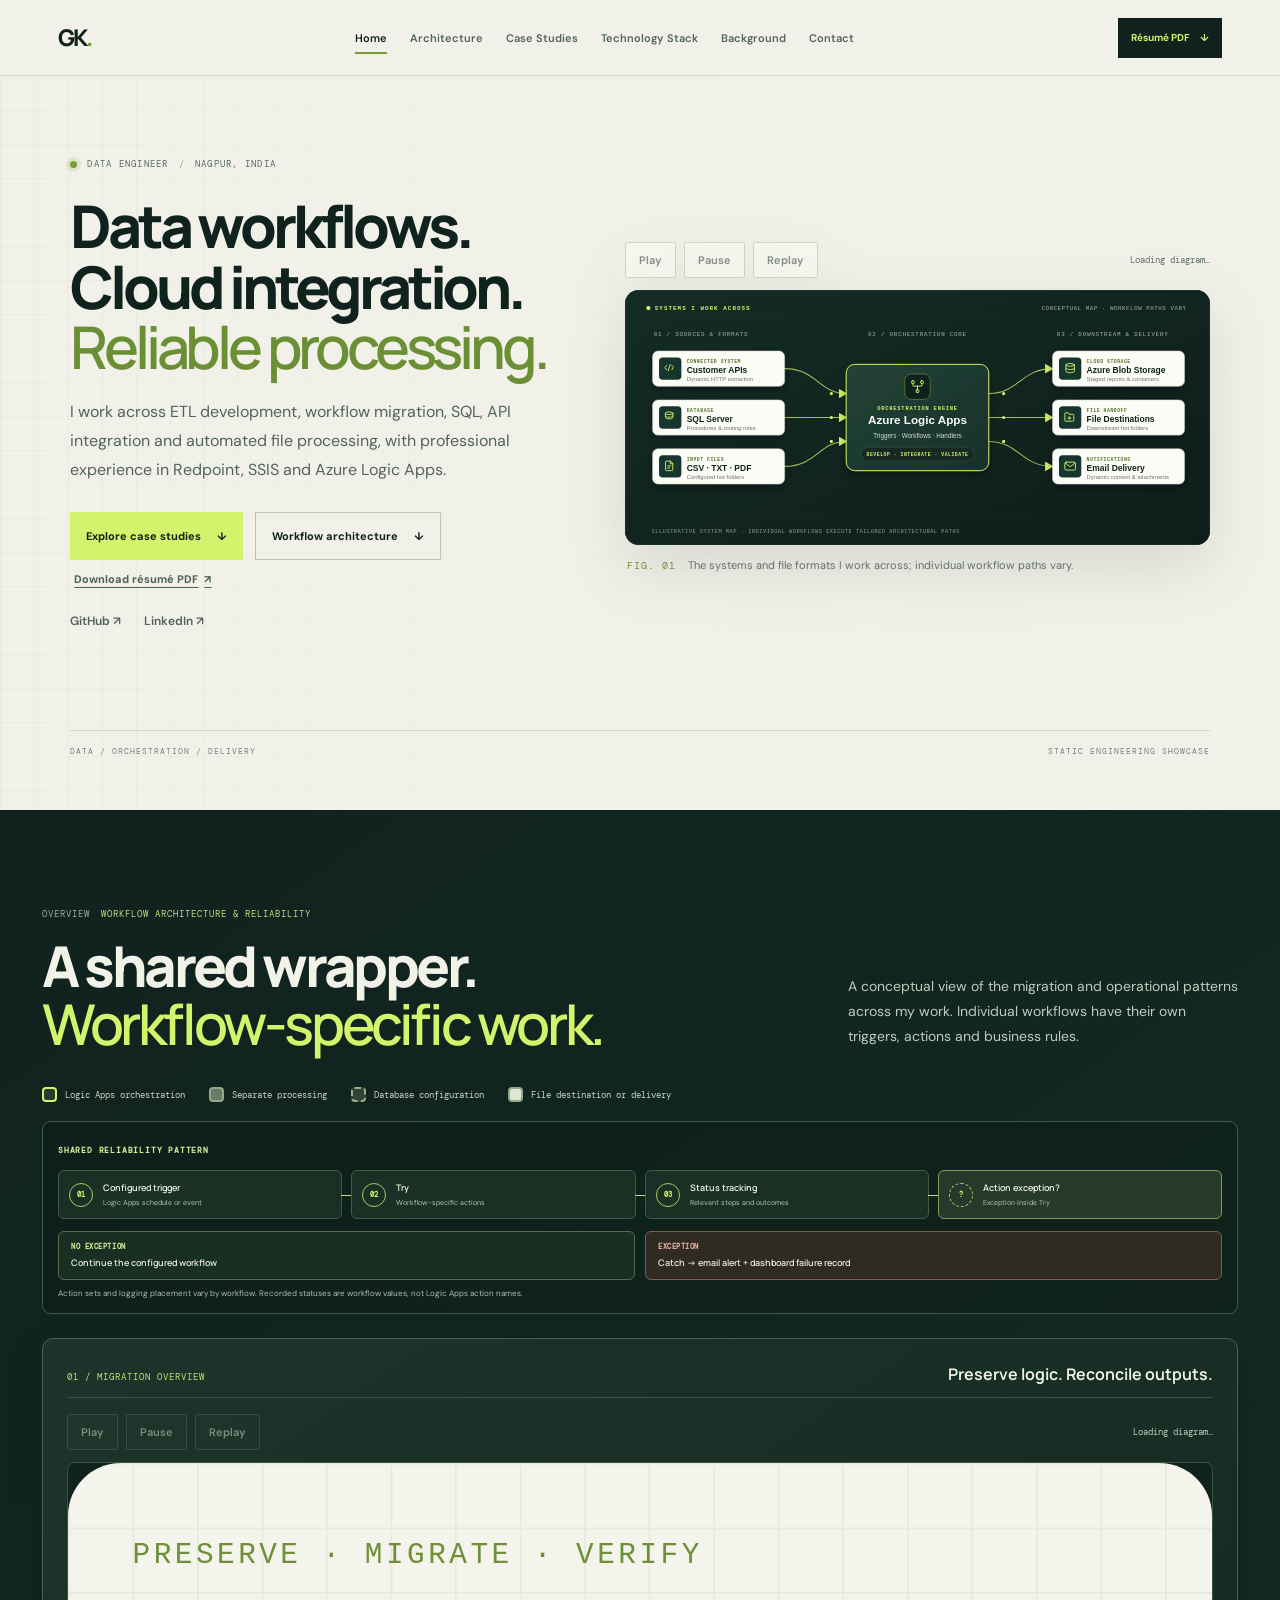
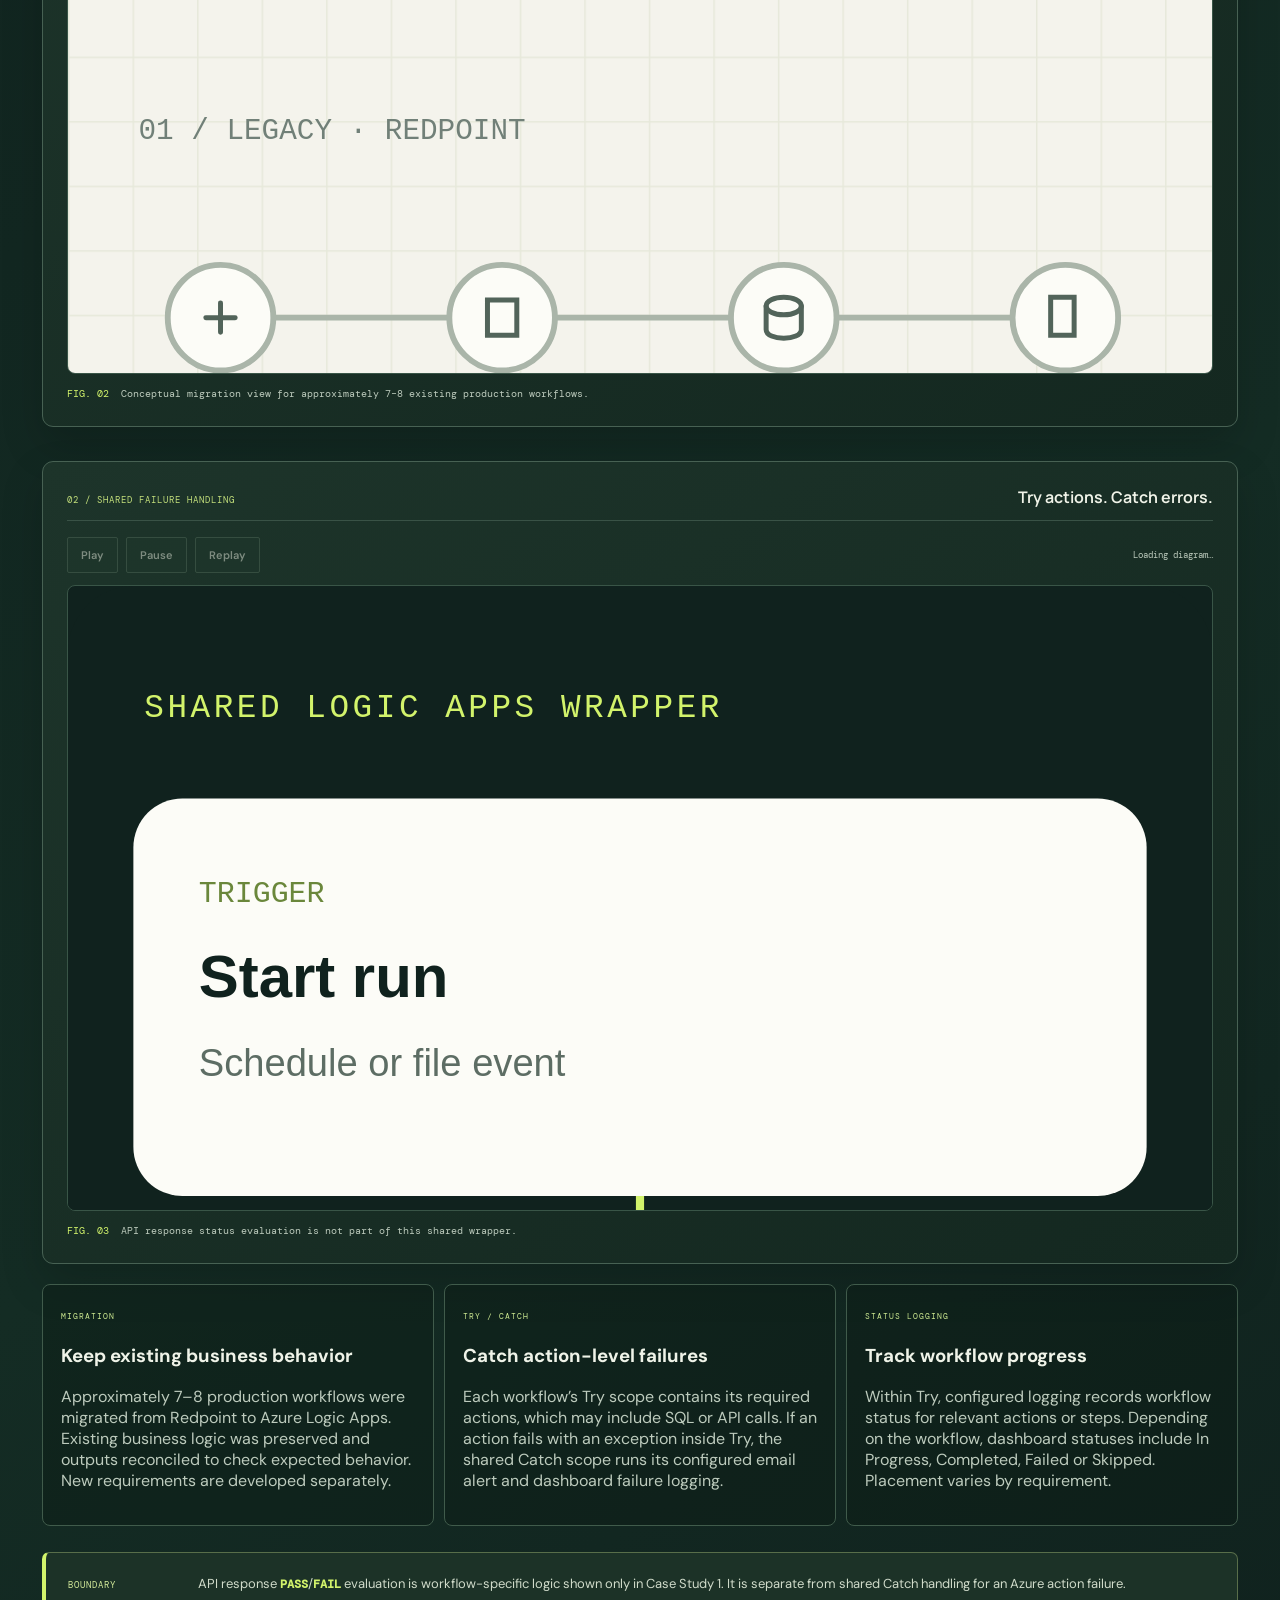
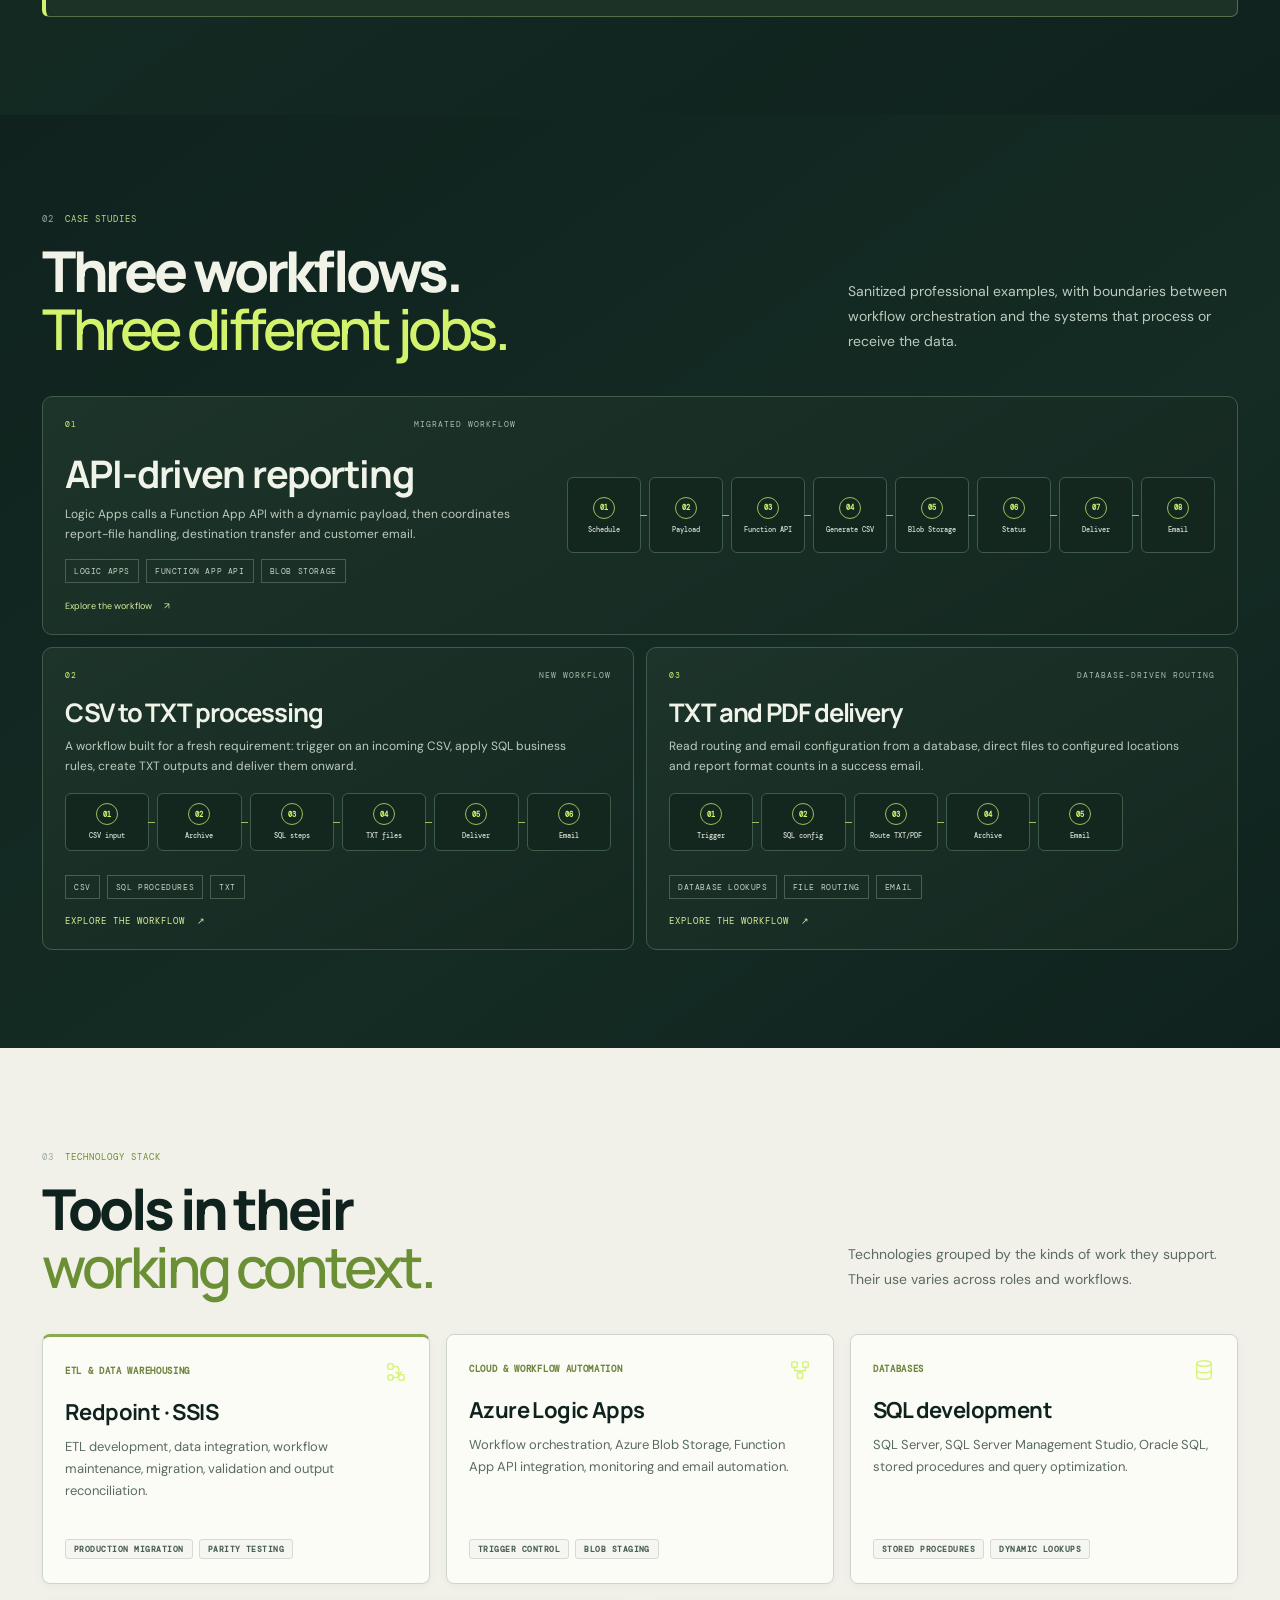
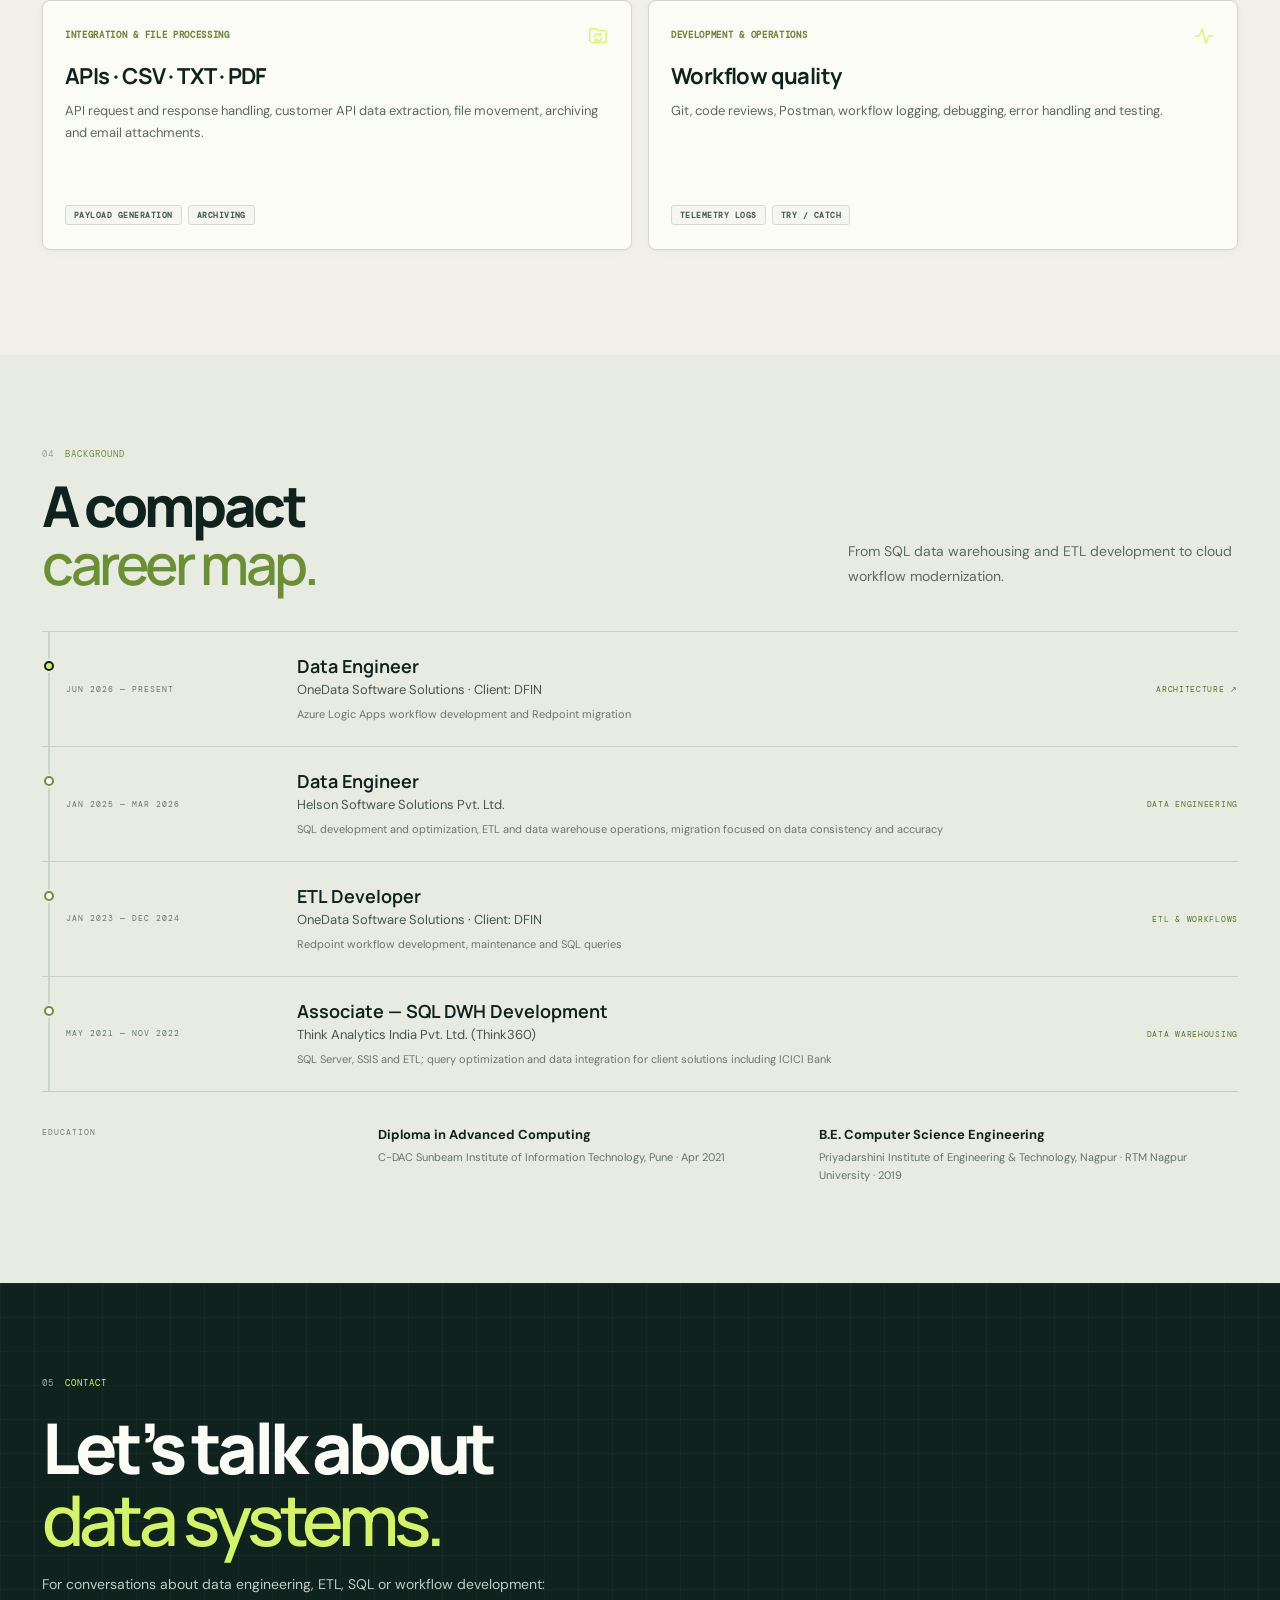
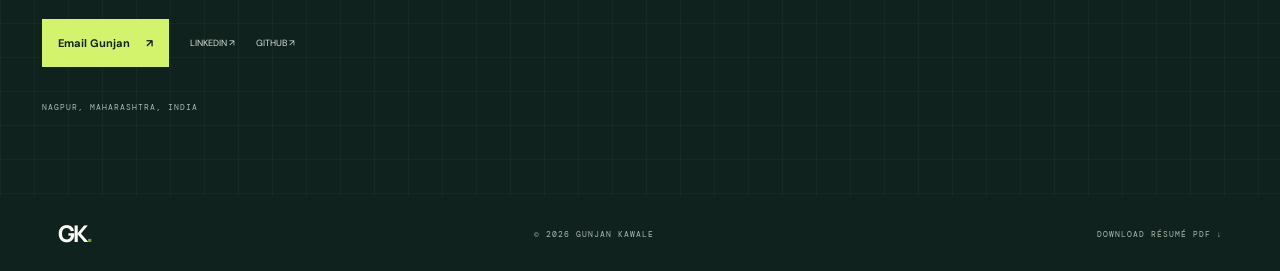
<file: index.html>
<!doctype html>
<html lang="en">
<head>
  <meta charset="utf-8" />
  <meta name="viewport" content="width=device-width, initial-scale=1" />
  <meta name="theme-color" content="#10221e" />
  <meta name="description" content="Gunjan Kawale, Data Engineer. Technical architecture and case studies in ETL, SQL, Azure Logic Apps, workflow migration and file processing." />
  <meta property="og:type" content="website" />
  <meta property="og:title" content="Gunjan Kawale — Data Engineer" />
  <meta property="og:description" content="A technical showcase of workflow architecture, ETL development, API integration and data processing." />
  <meta property="og:url" content="https://gunjankawale.github.io/gunjan-portfolio/" />
  <meta property="og:image" content="https://gunjankawale.github.io/gunjan-portfolio/social-preview.png" />
  <meta property="og:image:type" content="image/png" />
  <meta property="og:image:width" content="1200" />
  <meta property="og:image:height" content="630" />
  <meta property="og:image:alt" content="Technical system diagram showing data sources and downstream delivery through workflow orchestration." />
  <meta name="twitter:card" content="summary_large_image" />
  <title>Gunjan Kawale — Data Engineer</title>
  <link rel="icon" type="image/svg+xml" href="favicon.svg" />
  <link rel="preconnect" href="https://fonts.googleapis.com" />
  <link rel="preconnect" href="https://fonts.gstatic.com" crossorigin />
  <link href="https://fonts.googleapis.com/css2?family=DM+Mono:wght@400;500&family=DM+Sans:wght@400;500;600;700&family=Manrope:wght@400;500;600;700;800&display=swap" rel="stylesheet" />
  <link rel="stylesheet" href="styles.css?v=20261020-sims-v2" />
</head>
<body>
  <a class="skip-link" href="#main-content">Skip to content</a>
  <header class="site-header">
    <a class="brand" href="#home" aria-label="Gunjan Kawale, home">GK<span>.</span></a>
    <nav class="main-nav" aria-label="Main navigation">
      <a href="#home">Home</a><a href="#architecture">Architecture</a><a href="#case-studies">Case Studies</a><a href="#stack">Technology Stack</a><a href="#background">Background</a><a href="#contact">Contact</a>
    </nav>
    <a class="header-resume" href="Gunjan_Kawale_Resume.pdf" download>Résumé PDF <span aria-hidden="true">↓</span></a>
  </header>

  <main id="main-content">
    <section class="hero" id="home" aria-labelledby="hero-title">
      <div class="hero-copy">
        <p class="eyebrow"><span class="status-dot" aria-hidden="true"></span> DATA ENGINEER <span class="eyebrow-divider">/</span> NAGPUR, INDIA</p>
        <h1 id="hero-title">Data workflows.<br />Cloud integration.<br /><em>Reliable processing.</em></h1>
        <p class="hero-intro">I work across ETL development, workflow migration, SQL, API integration and automated file processing, with professional experience in Redpoint, SSIS and Azure Logic Apps.</p>
        <div class="hero-actions">
          <a class="button button-primary" href="#case-studies">Explore case studies <span aria-hidden="true">↓</span></a>
          <a class="button button-quiet" href="#architecture">Workflow architecture <span aria-hidden="true">↓</span></a>
          <a class="hero-resume-link" href="Gunjan_Kawale_Resume.pdf" download>Download résumé PDF <span aria-hidden="true">↗</span></a>
        </div>
        <div class="hero-links" aria-label="Professional profiles"><a href="https://github.com/gunjankawale" target="_blank" rel="noreferrer">GitHub <span aria-hidden="true">↗</span></a><a href="https://www.linkedin.com/in/gunjan-kawale" target="_blank" rel="noreferrer">LinkedIn <span aria-hidden="true">↗</span></a></div>
      </div>
      <figure class="hero-figure">
        <div class="motion-unit hero-motion-unit" data-motion-unit>
          <div class="motion-controls" role="group" aria-label="Hero system map animation controls" hidden><button type="button" data-motion-play>Play</button><button type="button" data-motion-pause disabled>Pause</button><button type="button" data-motion-replay disabled>Replay</button><span data-motion-status aria-live="polite">Static diagram</span></div>
          <div class="motion-figure">
            <picture data-motion-fallback><source media="(max-width: 680px)" srcset="assets/diagrams/hero-system-map-mobile.svg" /><img src="assets/diagrams/hero-system-map.svg" alt="Conceptual map of customer APIs, SQL Server, and CSV, TXT and PDF files entering different Logic Apps workflows and continuing to storage, file destinations or email." /></picture>
            <object class="motion-object" data="assets/diagrams/hero-system-map.svg" data-mobile="assets/diagrams/hero-system-map-mobile.svg" type="image/svg+xml" role="img" aria-label="Animated conceptual map of data sources flowing through workflow orchestration to storage, downstream file destinations and email." hidden><p>Data sources connect through workflow orchestration to storage, file destinations and email.</p></object>
          </div>
        </div>
        <figcaption><span>FIG. 01</span> The systems and file formats I work across; individual workflow paths vary.</figcaption>
      </figure>
      <div class="hero-footnote"><span>DATA / ORCHESTRATION / DELIVERY</span><span>STATIC ENGINEERING SHOWCASE</span></div>
    </section>

    <section class="section architecture-section" id="architecture" aria-labelledby="architecture-title">
      <div class="section-heading"><div><p class="section-label"><span>OVERVIEW</span> WORKFLOW ARCHITECTURE &amp; RELIABILITY</p><h2 id="architecture-title">A shared wrapper.<br /><em>Workflow-specific work.</em></h2></div><p class="section-summary">A conceptual view of the migration and operational patterns across my work. Individual workflows have their own triggers, actions and business rules.</p></div>
      <div class="diagram-legend" aria-label="Diagram legend"><span><i class="legend-mark legend-orchestration" aria-hidden="true"></i>Logic Apps orchestration</span><span><i class="legend-mark legend-processing" aria-hidden="true"></i>Separate processing</span><span><i class="legend-mark legend-database" aria-hidden="true"></i>Database configuration</span><span><i class="legend-mark legend-destination" aria-hidden="true"></i>File destination or delivery</span></div>
      <div class="architecture-route" aria-label="Shared workflow reliability sequence"><span>SHARED RELIABILITY PATTERN</span><ol><li><i>01</i><b>Configured trigger</b><small>Logic Apps schedule or event</small></li><li><i>02</i><b>Try</b><small>Workflow-specific actions</small></li><li><i>03</i><b>Status tracking</b><small>Relevant steps and outcomes</small></li><li class="architecture-decision"><i>?</i><b>Action exception?</b><small>Exception inside Try</small></li></ol><div class="architecture-branches"><div><span>NO EXCEPTION</span><b>Continue the configured workflow</b></div><div><span>EXCEPTION</span><b>Catch → email alert + dashboard failure record</b></div></div><p>Action sets and logging placement vary by workflow. Recorded statuses are workflow values, not Logic Apps action names.</p></div>
      <div class="architecture-motion-grid">
        <figure class="editorial-diagram motion-unit" data-motion-unit>
          <div class="diagram-heading"><span>01 / MIGRATION OVERVIEW</span><strong>Preserve logic. Reconcile outputs.</strong></div>
          <div class="motion-controls" role="group" aria-label="Migration overview animation controls" hidden><button type="button" data-motion-play>Play</button><button type="button" data-motion-pause disabled>Pause</button><button type="button" data-motion-replay disabled>Replay</button><span data-motion-status aria-live="polite">Static diagram</span></div>
          <div class="motion-figure"><picture data-motion-fallback><source media="(max-width: 680px)" srcset="assets/diagrams/case-redpoint-migration-mobile.svg" /><img src="assets/diagrams/case-redpoint-migration.svg" alt="Aligned legacy Redpoint and Azure Logic Apps workflow stages carry forward the same business logic; their outputs are reconciled and validated." /></picture><object class="motion-object" data="assets/diagrams/case-redpoint-migration.svg" data-mobile="assets/diagrams/case-redpoint-migration-mobile.svg" type="image/svg+xml" role="img" aria-label="Animated comparison of Redpoint and Azure Logic Apps workflow paths showing preserved business rules and output reconciliation." hidden><p>Existing business logic is carried into Logic Apps and outputs are reconciled.</p></object></div>
          <figcaption><span>FIG. 02</span> Conceptual migration view for approximately 7–8 existing production workflows.</figcaption>
        </figure>
        <figure class="editorial-diagram motion-unit" data-motion-unit>
          <div class="diagram-heading"><span>02 / SHARED FAILURE HANDLING</span><strong>Try actions. Catch errors.</strong></div>
          <div class="motion-controls" role="group" aria-label="Try and Catch architecture animation controls" hidden><button type="button" data-motion-play>Play</button><button type="button" data-motion-pause disabled>Pause</button><button type="button" data-motion-replay disabled>Replay</button><span data-motion-status aria-live="polite">Static diagram</span></div>
          <div class="motion-figure"><picture data-motion-fallback><source media="(max-width: 680px)" srcset="assets/diagrams/architecture-wrapper-mobile.svg" /><img src="assets/diagrams/workflow-architecture.svg" alt="Shared Logic Apps wrapper with workflow-specific actions and dashboard status logging in Try; action failures go to Catch for an email alert and dashboard failure log." /></picture><object class="motion-object" data="assets/diagrams/workflow-architecture.svg" data-mobile="assets/diagrams/architecture-wrapper-mobile.svg" type="image/svg+xml" role="img" aria-label="Animated shared Logic Apps Try and Catch wrapper with status tracking, email alert and dashboard failure logging." hidden><p>Actions vary within Try; action errors go to Catch for alerts and failure logging.</p></object></div>
          <figcaption><span>FIG. 03</span> API response status evaluation is not part of this shared wrapper.</figcaption>
        </figure>
      </div>
      <div class="architecture-notes">
        <article><span class="note-number">MIGRATION</span><h3>Keep existing business behavior</h3><p>Approximately 7–8 production workflows were migrated from Redpoint to Azure Logic Apps. Existing business logic was preserved and outputs reconciled to check expected behavior. New requirements are developed separately.</p></article>
        <article><span class="note-number">TRY / CATCH</span><h3>Catch action-level failures</h3><p>Each workflow’s Try scope contains its required actions, which may include SQL or API calls. If an action fails with an exception inside Try, the shared Catch scope runs its configured email alert and dashboard failure logging.</p></article>
        <article><span class="note-number">STATUS LOGGING</span><h3>Track workflow progress</h3><p>Within Try, configured logging records workflow status for relevant actions or steps. Depending on the workflow, dashboard statuses include In Progress, Completed, Failed or Skipped. Placement varies by requirement.</p></article>
      </div>
      <div class="architecture-callout"><span>BOUNDARY</span><p>API response <code>PASS</code>/<code>FAIL</code> evaluation is workflow-specific logic shown only in Case Study 1. It is separate from shared Catch handling for an Azure action failure.</p></div>
    </section>

    <section class="section cases-section" id="case-studies" aria-labelledby="cases-title">
      <div class="section-heading"><div><p class="section-label"><span>02</span> CASE STUDIES</p><h2 id="cases-title">Three workflows.<br /><em>Three different jobs.</em></h2></div><p class="section-summary">Sanitized professional examples, with boundaries between workflow orchestration and the systems that process or receive the data.</p></div>
      <div class="case-index-grid case-index-grid-three">
        <article class="case-index-card case-index-card-featured"><div class="case-card-copy"><div class="case-index-top"><span>01</span><span>MIGRATED WORKFLOW</span></div><h3>API-driven reporting</h3><p>Logic Apps calls a Function App API with a dynamic payload, then coordinates report-file handling, destination transfer and customer email.</p><div class="case-tags"><span>LOGIC APPS</span><span>FUNCTION APP API</span><span>BLOB STORAGE</span></div><a href="projects/api-reporting.html">Explore the workflow <span aria-hidden="true">↗</span></a></div><ol class="case-mini-flow" aria-label="API reporting workflow stages"><li><i>01</i><span>Schedule</span></li><li><i>02</i><span>Payload</span></li><li><i>03</i><span>Function API</span></li><li><i>04</i><span>Generate CSV</span></li><li><i>05</i><span>Blob Storage</span></li><li><i>06</i><span>Status</span></li><li><i>07</i><span>Deliver</span></li><li><i>08</i><span>Email</span></li></ol></article>
        <article class="case-index-card"><div class="case-index-top"><span>02</span><span>NEW WORKFLOW</span></div><h3>CSV to TXT processing</h3><p>A workflow built for a fresh requirement: trigger on an incoming CSV, apply SQL business rules, create TXT outputs and deliver them onward.</p><ol class="case-mini-flow" aria-label="CSV processing workflow stages"><li><i>01</i><span>CSV input</span></li><li><i>02</i><span>Archive</span></li><li><i>03</i><span>SQL steps</span></li><li><i>04</i><span>TXT files</span></li><li><i>05</i><span>Deliver</span></li><li><i>06</i><span>Email</span></li></ol><div class="case-tags"><span>CSV</span><span>SQL PROCEDURES</span><span>TXT</span></div><a href="projects/csv-processing.html">Explore the workflow <span aria-hidden="true">↗</span></a></article>
        <article class="case-index-card"><div class="case-index-top"><span>03</span><span>DATABASE-DRIVEN ROUTING</span></div><h3>TXT and PDF delivery</h3><p>Read routing and email configuration from a database, direct files to configured locations and report format counts in a success email.</p><ol class="case-mini-flow" aria-label="File routing workflow stages"><li><i>01</i><span>Trigger</span></li><li><i>02</i><span>SQL config</span></li><li><i>03</i><span>Route TXT/PDF</span></li><li><i>04</i><span>Archive</span></li><li><i>05</i><span>Email</span></li></ol><div class="case-tags"><span>DATABASE LOOKUPS</span><span>FILE ROUTING</span><span>EMAIL</span></div><a href="projects/file-routing.html">Explore the workflow <span aria-hidden="true">↗</span></a></article>
      </div>
    </section>

    <section class="section stack-section" id="stack" aria-labelledby="stack-title">
      <div class="section-heading"><div><p class="section-label"><span>03</span> TECHNOLOGY STACK</p><h2 id="stack-title">Tools in their<br /><em>working context.</em></h2></div><p class="section-summary">Technologies grouped by the kinds of work they support. Their use varies across roles and workflows.</p></div>
      <div class="stack-grid">
        <article class="stack-card stack-card-current">
          <div class="stack-card-header">
            <span class="stack-context">ETL &amp; DATA WAREHOUSING</span>
            <img class="stack-card-icon" src="assets/icons/workflow.svg" alt="" aria-hidden="true" />
          </div>
          <h3>Redpoint · SSIS</h3>
          <p>ETL development, data integration, workflow maintenance, migration, validation and output reconciliation.</p>
          <div class="stack-card-tags">
            <span>PRODUCTION MIGRATION</span>
            <span>PARITY TESTING</span>
          </div>
        </article>
        <article class="stack-card">
          <div class="stack-card-header">
            <span class="stack-context">CLOUD &amp; WORKFLOW AUTOMATION</span>
            <img class="stack-card-icon" src="assets/icons/azure-logic-apps.svg" alt="" aria-hidden="true" />
          </div>
          <h3>Azure Logic Apps</h3>
          <p>Workflow orchestration, Azure Blob Storage, Function App API integration, monitoring and email automation.</p>
          <div class="stack-card-tags">
            <span>TRIGGER CONTROL</span>
            <span>BLOB STAGING</span>
          </div>
        </article>
        <article class="stack-card">
          <div class="stack-card-header">
            <span class="stack-context">DATABASES</span>
            <img class="stack-card-icon" src="assets/icons/database.svg" alt="" aria-hidden="true" />
          </div>
          <h3>SQL development</h3>
          <p>SQL Server, SQL Server Management Studio, Oracle SQL, stored procedures and query optimization.</p>
          <div class="stack-card-tags">
            <span>STORED PROCEDURES</span>
            <span>DYNAMIC LOOKUPS</span>
          </div>
        </article>
        <article class="stack-card">
          <div class="stack-card-header">
            <span class="stack-context">INTEGRATION &amp; FILE PROCESSING</span>
            <img class="stack-card-icon" src="assets/icons/folder-sync.svg" alt="" aria-hidden="true" />
          </div>
          <h3>APIs · CSV · TXT · PDF</h3>
          <p>API request and response handling, customer API data extraction, file movement, archiving and email attachments.</p>
          <div class="stack-card-tags">
            <span>PAYLOAD GENERATION</span>
            <span>ARCHIVING</span>
          </div>
        </article>
        <article class="stack-card">
          <div class="stack-card-header">
            <span class="stack-context">DEVELOPMENT &amp; OPERATIONS</span>
            <img class="stack-card-icon" src="assets/icons/activity.svg" alt="" aria-hidden="true" />
          </div>
          <h3>Workflow quality</h3>
          <p>Git, code reviews, Postman, workflow logging, debugging, error handling and testing.</p>
          <div class="stack-card-tags">
            <span>TELEMETRY LOGS</span>
            <span>TRY / CATCH</span>
          </div>
        </article>
      </div>
    </section>

    <section class="background-section" id="background" aria-labelledby="background-title">
      <div class="section background-inner"><div class="section-heading"><div><p class="section-label"><span>04</span> BACKGROUND</p><h2 id="background-title">A compact<br /><em>career map.</em></h2></div><p class="section-summary">From SQL data warehousing and ETL development to cloud workflow modernization.</p></div>
        <div class="career-list">
          <article class="career-row"><span class="career-date">JUN 2026 — PRESENT</span><div><h3>Data Engineer</h3><p>OneData Software Solutions · Client: DFIN</p><small>Azure Logic Apps workflow development and Redpoint migration</small></div><a href="#architecture" aria-label="See workflow architecture">ARCHITECTURE ↗</a></article>
          <article class="career-row"><span class="career-date">JAN 2025 — MAR 2026</span><div><h3>Data Engineer</h3><p>Helson Software Solutions Pvt. Ltd.</p><small>SQL development and optimization, ETL and data warehouse operations, migration focused on data consistency and accuracy</small></div><span class="career-context">DATA ENGINEERING</span></article>
          <article class="career-row"><span class="career-date">JAN 2023 — DEC 2024</span><div><h3>ETL Developer</h3><p>OneData Software Solutions · Client: DFIN</p><small>Redpoint workflow development, maintenance and SQL queries</small></div><span class="career-context">ETL &amp; WORKFLOWS</span></article>
          <article class="career-row"><span class="career-date">MAY 2021 — NOV 2022</span><div><h3>Associate — SQL DWH Development</h3><p>Think Analytics India Pvt. Ltd. (Think360)</p><small>SQL Server, SSIS and ETL; query optimization and data integration for client solutions including ICICI Bank</small></div><span class="career-context">DATA WAREHOUSING</span></article>
        </div>
        <div class="education-strip"><p class="supporting-label">EDUCATION</p><div><strong>Diploma in Advanced Computing</strong><span>C-DAC Sunbeam Institute of Information Technology, Pune · Apr 2021</span></div><div><strong>B.E. Computer Science Engineering</strong><span>Priyadarshini Institute of Engineering &amp; Technology, Nagpur · RTM Nagpur University · 2019</span></div></div>
      </div>
    </section>

    <section class="contact-section" id="contact" aria-labelledby="contact-title"><div class="section contact-inner"><p class="section-label"><span>05</span> CONTACT</p><h2 id="contact-title">Let’s talk about<br /><em>data systems.</em></h2><p>For conversations about data engineering, ETL, SQL or workflow development:</p><div class="contact-actions"><a class="button button-primary" href="mailto:gunjanworkspace@gmail.com">Email Gunjan <span aria-hidden="true">↗</span></a><a href="https://www.linkedin.com/in/gunjan-kawale" target="_blank" rel="noreferrer">LINKEDIN ↗</a><a href="https://github.com/gunjankawale" target="_blank" rel="noreferrer">GITHUB ↗</a></div><p class="contact-location">NAGPUR, MAHARASHTRA, INDIA</p></div></section>
  </main>
  <footer class="site-footer"><a class="brand" href="#home" aria-label="Back to top">GK<span>.</span></a><span>© <span id="copyright-year">2026</span> GUNJAN KAWALE</span><a href="Gunjan_Kawale_Resume.pdf" download>DOWNLOAD RÉSUMÉ PDF ↓</a></footer>
  <div class="scroll-progress" aria-hidden="true"><span></span></div>
  <script src="https://cdn.jsdelivr.net/npm/gsap@3.15.0/dist/gsap.min.js" defer crossorigin="anonymous"></script>
  <script src="script.js?v=20261020-gsap-v2" defer></script>
</body>
</html>
</file>
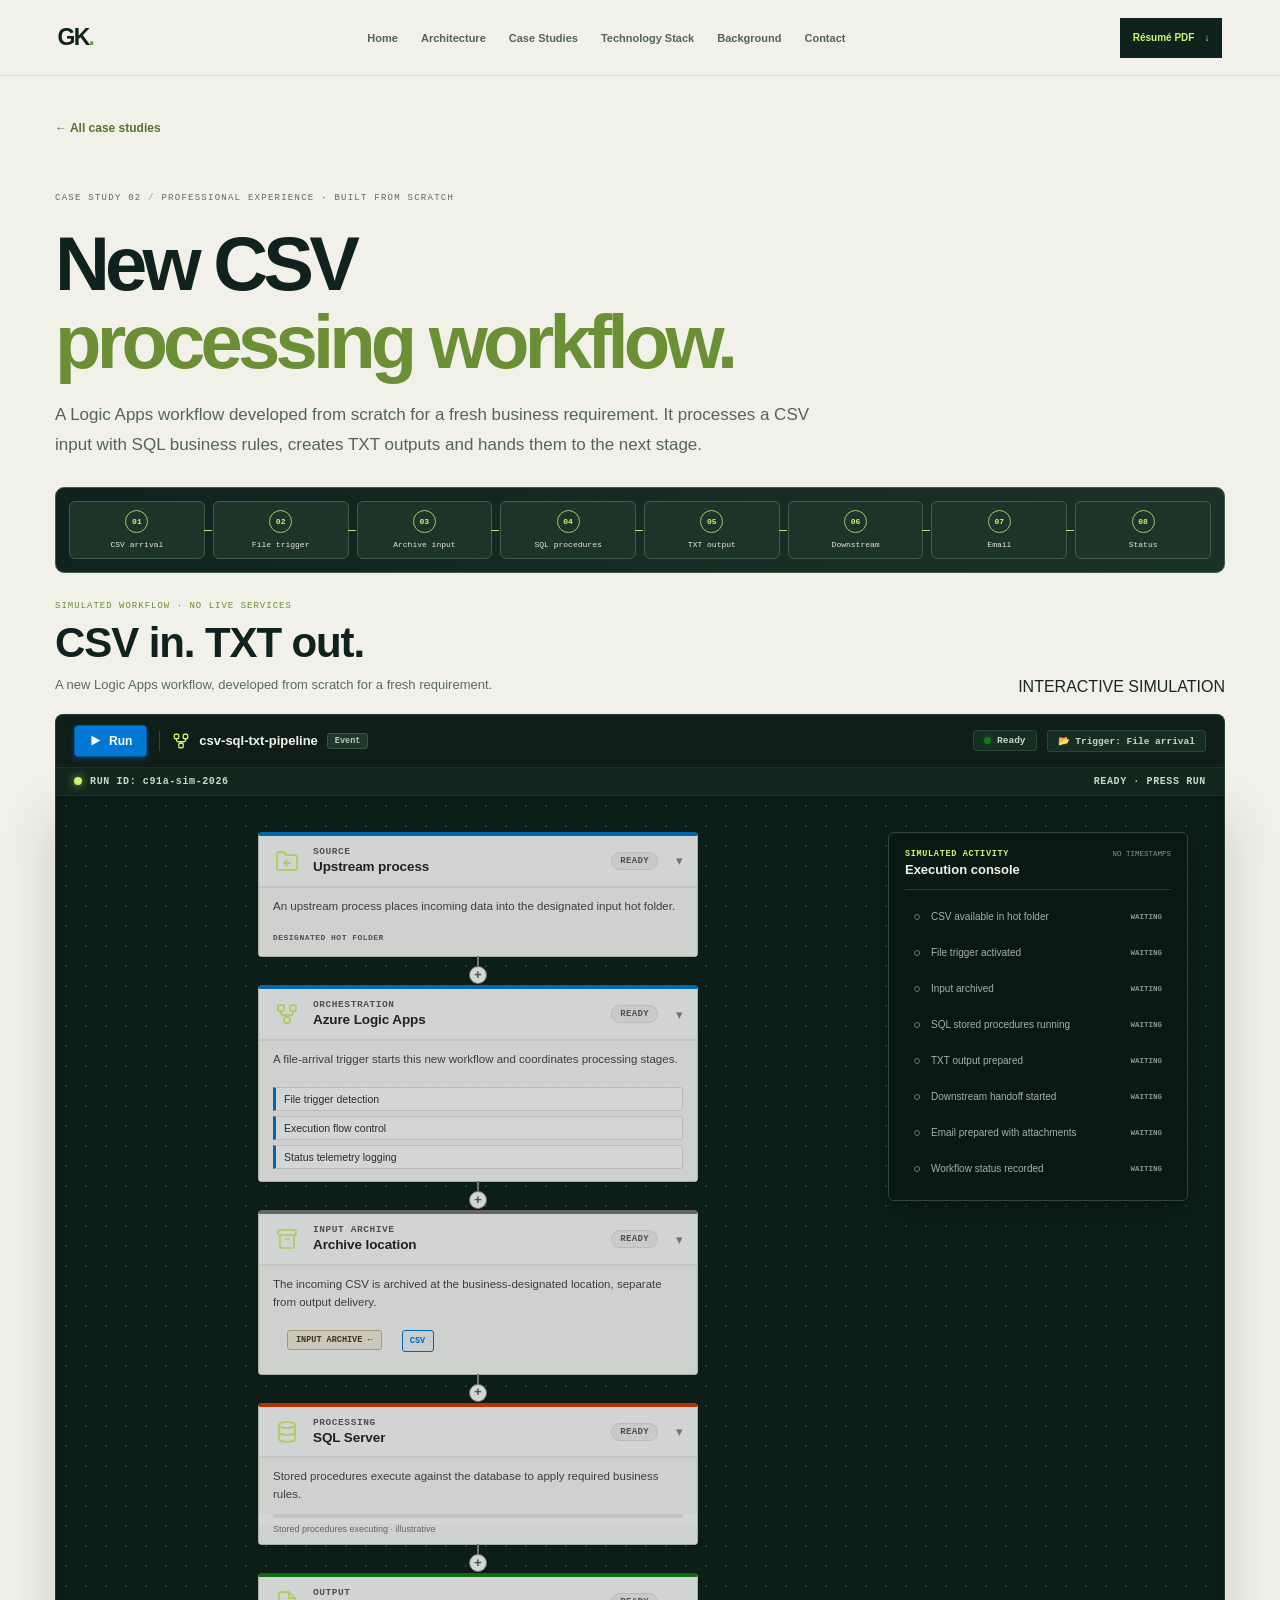
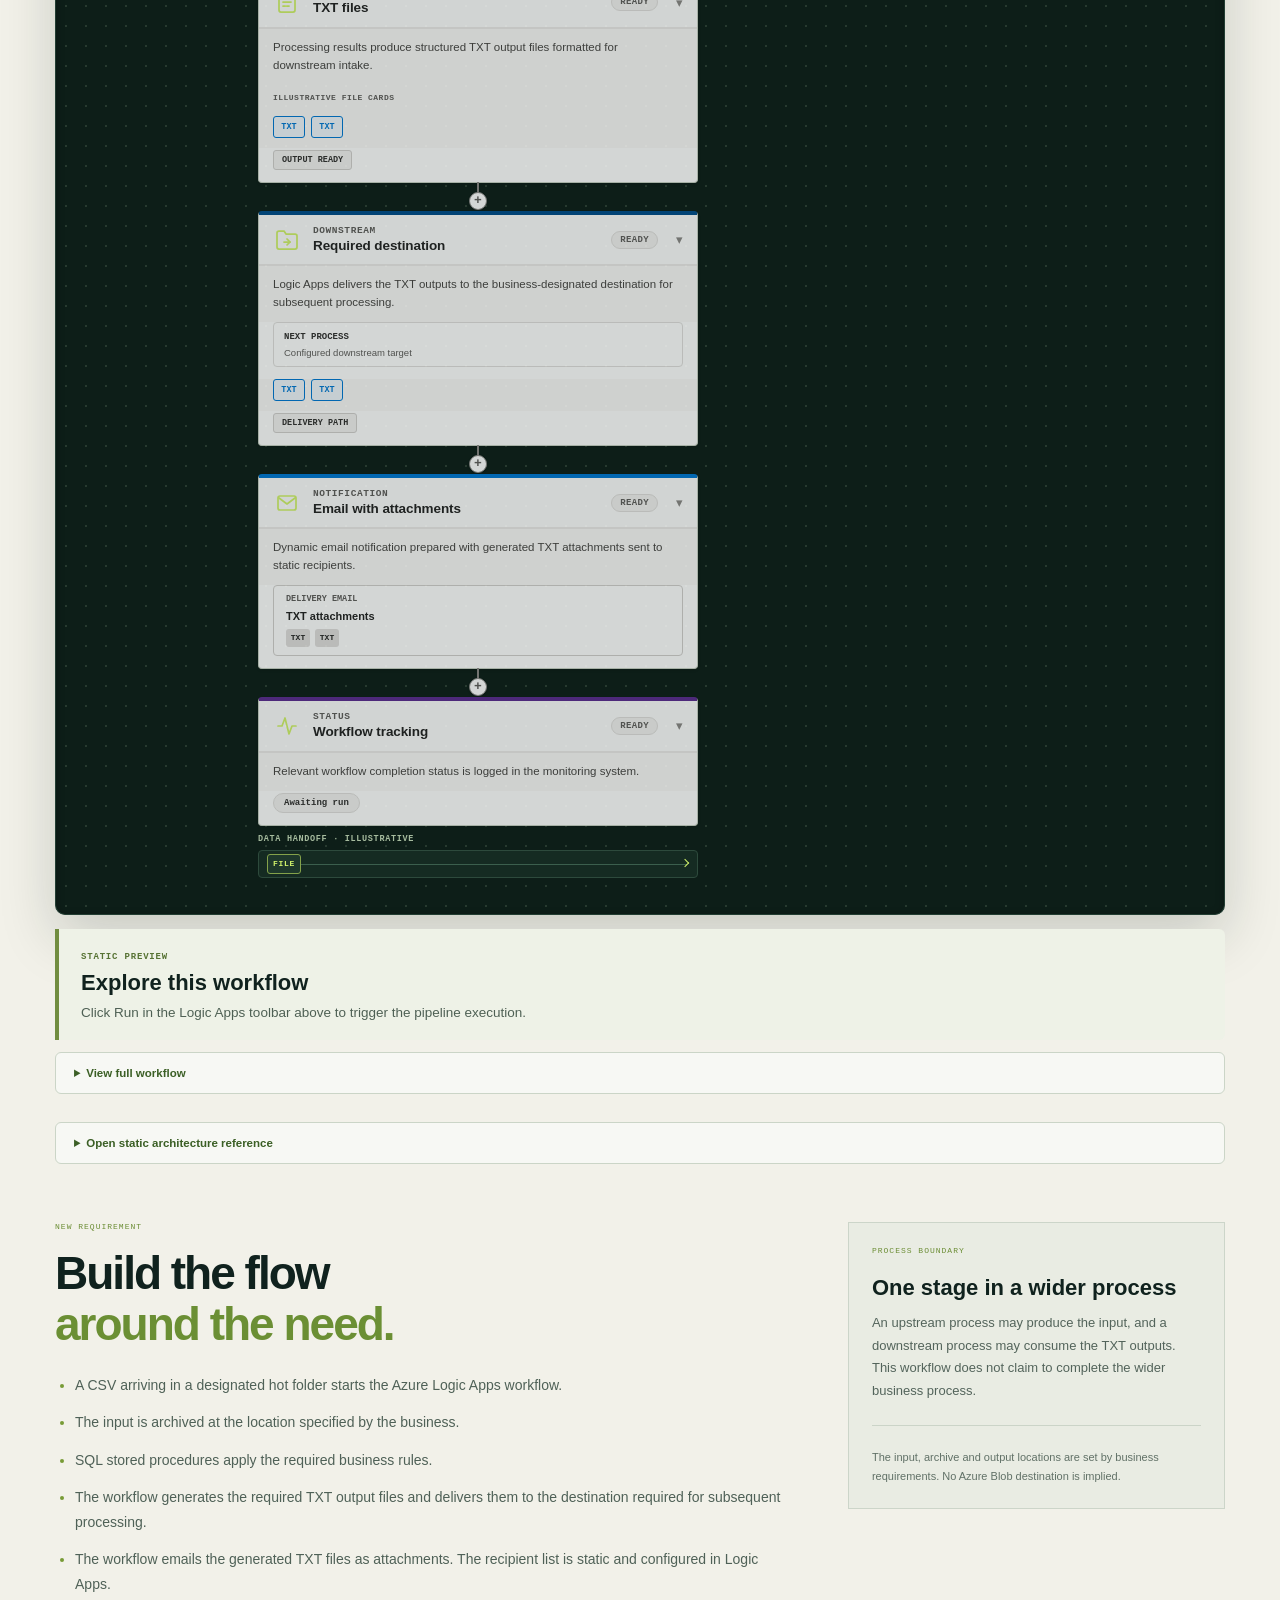
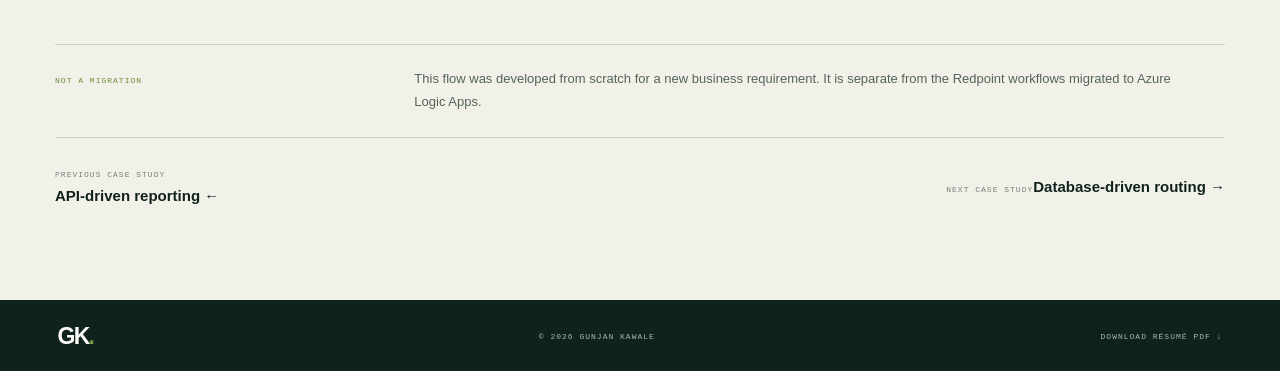
<file: projects/csv-processing.html>
<!doctype html>
<html lang="en"><head>
  <meta charset="utf-8" /><meta name="viewport" content="width=device-width, initial-scale=1" />
  <meta name="description" content="A new Azure Logic Apps workflow built from scratch for CSV input, SQL business rules, TXT outputs and downstream delivery." />
  <title>New CSV Processing Workflow — Gunjan Kawale</title><link rel="icon" type="image/svg+xml" href="../favicon.svg" /><link rel="stylesheet" href="../styles.css?v=20261020-azure-cards-v3" />
</head><body class="case-detail-page">
  <a class="skip-link" href="#main-content">Skip to content</a>
  <header class="site-header"><a class="brand" href="../index.html#home" aria-label="Gunjan Kawale, home">GK<span>.</span></a><nav class="main-nav" aria-label="Main navigation"><a href="../index.html#home">Home</a><a href="../index.html#architecture">Architecture</a><a href="../index.html#case-studies">Case Studies</a><a href="../index.html#stack">Technology Stack</a><a href="../index.html#background">Background</a><a href="../index.html#contact">Contact</a></nav><a class="header-resume" href="../Gunjan_Kawale_Resume.pdf" download>Résumé PDF <span aria-hidden="true">↓</span></a></header>
  <main id="main-content" class="case-detail">
    <a class="back-link" href="../index.html#case-studies">← All case studies</a>
    <header class="case-detail-heading"><p class="eyebrow">CASE STUDY 02 <span>/</span> PROFESSIONAL EXPERIENCE · BUILT FROM SCRATCH</p><h1>New CSV<br /><em>processing workflow.</em></h1><p class="case-lede">A Logic Apps workflow developed from scratch for a fresh business requirement. It processes a CSV input with SQL business rules, creates TXT outputs and hands them to the next stage.</p><ol class="case-stage-rail" aria-label="CSV workflow stages"><li><i>01</i><span>CSV arrival</span></li><li><i>02</i><span>File trigger</span></li><li><i>03</i><span>Archive input</span></li><li><i>04</i><span>SQL procedures</span></li><li><i>05</i><span>TXT output</span></li><li><i>06</i><span>Downstream</span></li><li><i>07</i><span>Email</span></li><li><i>08</i><span>Status</span></li></ol></header>
    <section class="workflow-sim" data-workflow-sim="csv" aria-labelledby="csv-sim-title">
      <header class="workflow-sim-heading"><div><p class="section-label">SIMULATED WORKFLOW · NO LIVE SERVICES</p><h2 id="csv-sim-title">CSV in. TXT out.</h2><p>A new Logic Apps workflow, developed from scratch for a fresh requirement.</p></div><span class="simulation-badge"><i aria-hidden="true"></i> INTERACTIVE SIMULATION</span></header>
      
      <!-- Logic Apps Designer Command Bar with Run Trigger -->
      <div class="azure-designer-toolbar">
        <div class="designer-toolbar-left">
          <button type="button" class="azure-run-btn" data-sim-run aria-label="Run Trigger">
            <svg class="run-icon" viewBox="0 0 16 16" width="13" height="13" fill="currentColor" aria-hidden="true"><polygon points="3,2 14,8 3,14"></polygon></svg>
            <span>Run</span>
          </button>
          <span class="designer-divider" aria-hidden="true"></span>
          <span class="designer-title"><img src="../assets/icons/azure-logic-apps.svg" alt="" aria-hidden="true" /> csv-sql-txt-pipeline <small class="designer-env-tag">Event</small></span>
        </div>
        <div class="designer-toolbar-right">
          <span class="designer-tool-btn" data-designer-status><span class="tool-dot tool-dot-run"></span> Ready</span>
          <span class="designer-tool-btn">📂 Trigger: File arrival</span>
        </div>
      </div>

      <div class="sim-statusline"><span><i aria-hidden="true"></i> RUN ID: c91a-sim-2026</span><span data-sim-status>READY · PRESS RUN</span></div>
      <div class="sim-workspace"><div class="sim-flow-grid" aria-label="Workflow system components">
        <article class="sim-node" data-sim-system="upstream"><div class="sim-node-head"><span class="sim-node-index"><img src="../assets/icons/folder-input.svg" alt="" aria-hidden="true"></span><div><small>SOURCE</small><h3>Upstream process</h3></div><span class="sim-node-state" data-sim-state>READY</span></div><p>An upstream process places incoming data into the designated input hot folder.</p><div class="sim-file-stack"><span class="sim-file is-visible" data-sim-file="csv-input"><b>CSV</b><i>Incoming dataset</i></span><small>DESIGNATED HOT FOLDER</small></div></article>

        <article class="sim-node" data-sim-system="logic"><div class="sim-node-head"><span class="sim-node-index"><img src="../assets/icons/azure-logic-apps.svg" alt="" aria-hidden="true"></span><div><small>ORCHESTRATION</small><h3>Azure Logic Apps</h3></div><span class="sim-node-state" data-sim-state>READY</span></div><p>A file-arrival trigger starts this new workflow and coordinates processing stages.</p><ul class="sim-mini-steps"><li>File trigger detection</li><li>Execution flow control</li><li>Status telemetry logging</li></ul></article>

        <article class="sim-node" data-sim-system="archive"><div class="sim-node-head"><span class="sim-node-index"><img src="../assets/icons/archive.svg" alt="" aria-hidden="true"></span><div><small>INPUT ARCHIVE</small><h3>Archive location</h3></div><span class="sim-node-state" data-sim-state>READY</span></div><p>The incoming CSV is archived at the business-designated location, separate from output delivery.</p><div class="sim-file-stack"><span class="sim-file" data-sim-file="csv-archive"><b>CSV</b><i>Archived input</i></span><span class="sim-route-chip sim-route-archive" data-csv-archive-route>INPUT ARCHIVE ←</span><i class="sim-motion-token" data-csv-input-packet>CSV</i></div></article>

        <article class="sim-node" data-sim-system="sql"><div class="sim-node-head"><span class="sim-node-index"><img src="../assets/icons/database.svg" alt="" aria-hidden="true"></span><div><small>PROCESSING</small><h3>SQL Server</h3></div><span class="sim-node-state" data-sim-state>READY</span></div><p>Stored procedures execute against the database to apply required business rules.</p><div class="sim-processing"><span data-sim-work-progress></span></div><small class="sim-illustrative">Stored procedures executing · illustrative</small></article>

        <article class="sim-node" data-sim-system="output"><div class="sim-node-head"><span class="sim-node-index"><img src="../assets/icons/file-txt.svg" alt="" aria-hidden="true"></span><div><small>OUTPUT</small><h3>TXT files</h3></div><span class="sim-node-state" data-sim-state>READY</span></div><p>Processing results produce structured TXT output files formatted for downstream intake.</p><div class="sim-file-stack sim-output-files"><span class="sim-file" data-sim-file="txt-a"><b>TXT</b><i>Output file A</i></span><span class="sim-file" data-sim-file="txt-b"><b>TXT</b><i>Output file B</i></span><small>ILLUSTRATIVE FILE CARDS</small></div><div class="sim-motion-packets"><i data-txt-output-packet>TXT</i><i data-txt-output-packet>TXT</i></div><span class="sim-route-chip" data-csv-output-route>OUTPUT READY</span></article>

        <article class="sim-node" data-sim-system="destination"><div class="sim-node-head"><span class="sim-node-index"><img src="../assets/icons/folder-destination.svg" alt="" aria-hidden="true"></span><div><small>DOWNSTREAM</small><h3>Required destination</h3></div><span class="sim-node-state" data-sim-state>READY</span></div><p>Logic Apps delivers the TXT outputs to the business-designated destination for subsequent processing.</p><div class="sim-destination-mark">NEXT PROCESS <span>Configured downstream target</span></div><div class="sim-motion-packets"><i data-txt-delivery-packet>TXT</i><i data-txt-delivery-packet>TXT</i></div><span class="sim-route-chip" data-csv-delivery-route>DELIVERY PATH</span></article>

        <article class="sim-node" data-sim-system="email"><div class="sim-node-head"><span class="sim-node-index"><img src="../assets/icons/mail.svg" alt="" aria-hidden="true"></span><div><small>NOTIFICATION</small><h3>Email with attachments</h3></div><span class="sim-node-state" data-sim-state>READY</span></div><p>Dynamic email notification prepared with generated TXT attachments sent to static recipients.</p><div class="sim-email-card"><span>DELIVERY EMAIL</span><strong>TXT attachments</strong><div><i data-email-attachment>TXT</i><i data-email-attachment>TXT</i></div></div></article>

        <article class="sim-node" data-sim-system="status"><div class="sim-node-head"><span class="sim-node-index"><img src="../assets/icons/activity.svg" alt="" aria-hidden="true"></span><div><small>STATUS</small><h3>Workflow tracking</h3></div><span class="sim-node-state" data-sim-state>READY</span></div><p>Relevant workflow completion status is logged in the monitoring system.</p><span class="sim-state-pill" data-sim-final-status>Awaiting run</span></article>
        <div class="sim-transfer-lane"><span data-sim-lane-label>DATA HANDOFF · ILLUSTRATIVE</span><div class="sim-lane-track" data-sim-lane><i data-sim-packet>FILE</i></div></div>
      </div>
      <aside class="sim-console" aria-label="Simulated activity feed"><div class="sim-console-head"><div><span class="sim-small-label">SIMULATED ACTIVITY</span><strong>Execution console</strong></div><span>NO TIMESTAMPS</span></div><ol data-sim-console></ol></aside>
      </div>

      <div class="sim-current-step" aria-live="polite"><span data-sim-phase>STATIC PREVIEW</span><h3 data-sim-title>Explore this workflow</h3><p data-sim-description>Click Run in the Logic Apps toolbar above to trigger the pipeline execution.</p></div>
      <details class="sim-full-workflow"><summary>View full workflow</summary><ol data-sim-outline></ol></details>
    </section>
    <details class="sim-static-reference"><summary>Open static architecture reference</summary><figure class="case-diagram"><picture><source media="(max-width: 680px)" srcset="../assets/diagrams/csv-processing-mobile.svg" /><img class="case-art" src="../assets/diagrams/csv-processing.svg" alt="An upstream CSV enters a Logic Apps file trigger, is archived, processed by SQL stored procedures, and produces TXT files for a downstream destination and email attachments." /></picture><figcaption><span>FIG. 05</span> New workflow. Input archive and output delivery are separate destinations.</figcaption></figure></details>
    <div class="case-detail-grid">
      <section class="detail-section"><p class="section-label">NEW REQUIREMENT</p><h2>Build the flow<br /><em>around the need.</em></h2><ul class="detail-list"><li>A CSV arriving in a designated hot folder starts the Azure Logic Apps workflow.</li><li>The input is archived at the location specified by the business.</li><li>SQL stored procedures apply the required business rules.</li><li>The workflow generates the required TXT output files and delivers them to the destination required for subsequent processing.</li><li>The workflow emails the generated TXT files as attachments. The recipient list is static and configured in Logic Apps.</li></ul></section>
      <aside class="detail-aside"><p class="section-label">PROCESS BOUNDARY</p><h3>One stage in a wider process</h3><p>An upstream process may produce the input, and a downstream process may consume the TXT outputs. This workflow does not claim to complete the wider business process.</p><div class="aside-rule"></div><p class="aside-footnote">The input, archive and output locations are set by business requirements. No Azure Blob destination is implied.</p></aside>
    </div>
    <section class="detail-evidence"><p class="section-label">NOT A MIGRATION</p><p>This flow was developed from scratch for a new business requirement. It is separate from the Redpoint workflows migrated to Azure Logic Apps.</p></section>
    <nav class="case-pagination" aria-label="Other case studies"><a href="api-reporting.html"><small>PREVIOUS CASE STUDY</small><strong>API-driven reporting ←</strong></a><a href="file-routing.html"><small>NEXT CASE STUDY</small><strong>Database-driven routing →</strong></a></nav>
  </main>
  <footer class="site-footer"><a class="brand" href="../index.html#home" aria-label="Back to portfolio">GK<span>.</span></a><span>© <span id="copyright-year">2026</span> GUNJAN KAWALE</span><a href="../Gunjan_Kawale_Resume.pdf" download>DOWNLOAD RÉSUMÉ PDF ↓</a></footer>
  <script src="https://cdn.jsdelivr.net/npm/gsap@3.15.0/dist/gsap.min.js" defer crossorigin="anonymous"></script>
  <script src="../case-simulations.js?v=20261020-zero-bugs-v9" defer></script>
  <script src="../script.js?v=20261020-zero-bugs-v8" defer></script>
</body></html>
</file>
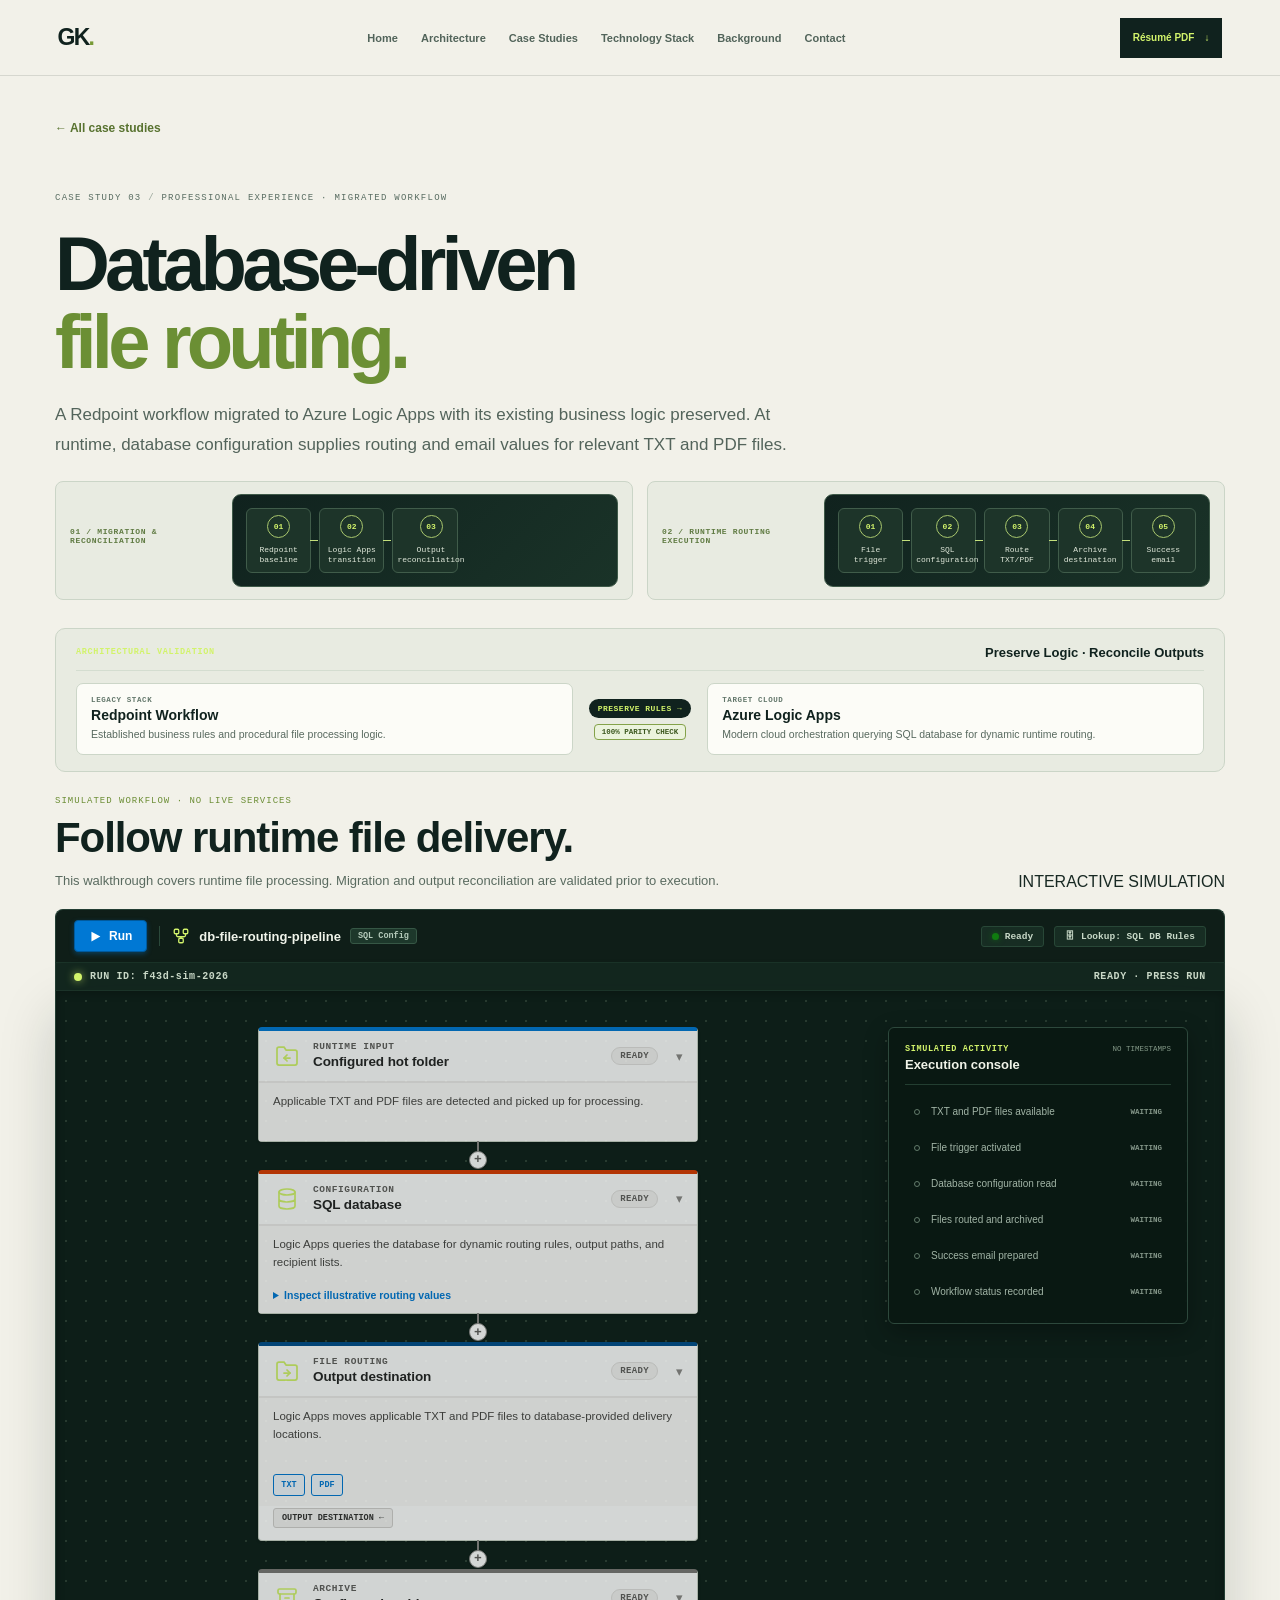
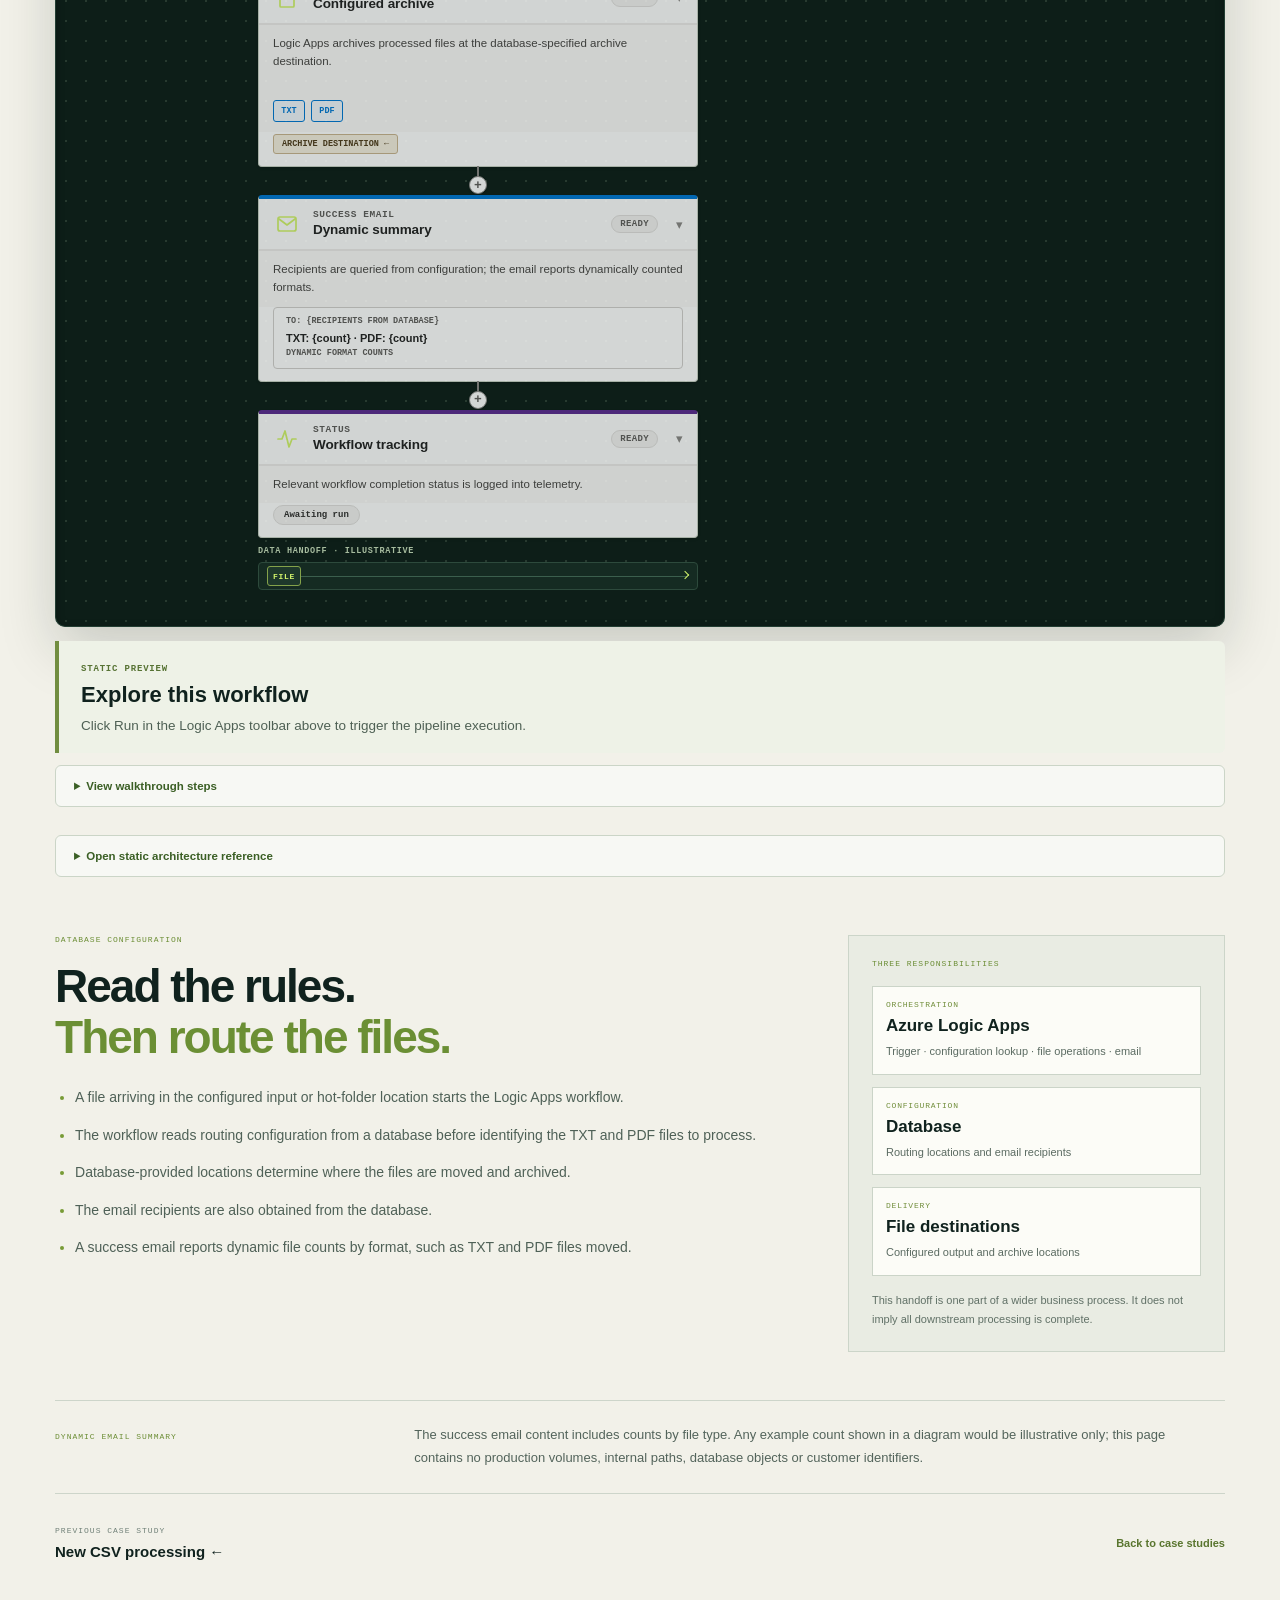
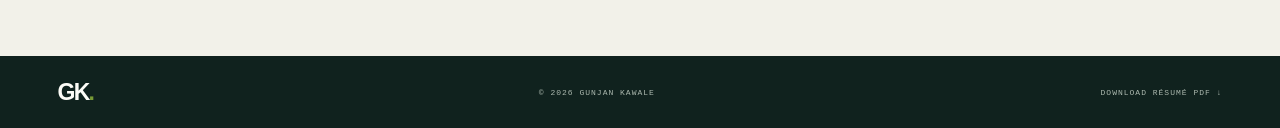
<file: projects/file-routing.html>
<!doctype html>
<html lang="en"><head>
  <meta charset="utf-8" /><meta name="viewport" content="width=device-width, initial-scale=1" />
  <meta name="description" content="A database-driven Logic Apps workflow for routing TXT and PDF files, archiving, and dynamic success email." />
  <title>Database-Driven File Routing — Gunjan Kawale</title><link rel="icon" type="image/svg+xml" href="../favicon.svg" /><link rel="stylesheet" href="../styles.css?v=20261020-azure-cards-v3" />
</head><body class="case-detail-page">
  <a class="skip-link" href="#main-content">Skip to content</a>
  <header class="site-header"><a class="brand" href="../index.html#home" aria-label="Gunjan Kawale, home">GK<span>.</span></a><nav class="main-nav" aria-label="Main navigation"><a href="../index.html#home">Home</a><a href="../index.html#architecture">Architecture</a><a href="../index.html#case-studies">Case Studies</a><a href="../index.html#stack">Technology Stack</a><a href="../index.html#background">Background</a><a href="../index.html#contact">Contact</a></nav><a class="header-resume" href="../Gunjan_Kawale_Resume.pdf" download>Résumé PDF <span aria-hidden="true">↓</span></a></header>
  <main id="main-content" class="case-detail">
    <a class="back-link" href="../index.html#case-studies">← All case studies</a>
    <header class="case-detail-heading"><p class="eyebrow">CASE STUDY 03 <span>/</span> PROFESSIONAL EXPERIENCE · MIGRATED WORKFLOW</p><h1>Database-driven<br /><em>file routing.</em></h1><p class="case-lede">A Redpoint workflow migrated to Azure Logic Apps with its existing business logic preserved. At runtime, database configuration supplies routing and email values for relevant TXT and PDF files.</p>
    <div class="case-phase-rails">
      <div class="phase-rail-box">
        <span class="phase-rail-title">01 / MIGRATION &amp; RECONCILIATION</span>
        <ol class="case-stage-rail case-stage-rail-compact" aria-label="Migration stages">
          <li><i>01</i><span>Redpoint baseline</span></li>
          <li><i>02</i><span>Logic Apps transition</span></li>
          <li><i>03</i><span>Output reconciliation</span></li>
        </ol>
      </div>
      <div class="phase-rail-box">
        <span class="phase-rail-title">02 / RUNTIME ROUTING EXECUTION</span>
        <ol class="case-stage-rail case-stage-rail-compact" aria-label="Runtime stages">
          <li><i>01</i><span>File trigger</span></li>
          <li><i>02</i><span>SQL configuration</span></li>
          <li><i>03</i><span>Route TXT/PDF</span></li>
          <li><i>04</i><span>Archive destination</span></li>
          <li><i>05</i><span>Success email</span></li>
        </ol>
      </div>
    </div></header>

    <section class="case-reconcile-card" aria-label="Migration reconciliation overview">
      <div class="reconcile-header">
        <span class="sim-small-label">ARCHITECTURAL VALIDATION</span>
        <strong>Preserve Logic · Reconcile Outputs</strong>
      </div>
      <div class="reconcile-grid">
        <div class="reconcile-col">
          <small>LEGACY STACK</small>
          <strong>Redpoint Workflow</strong>
          <p>Established business rules and procedural file processing logic.</p>
        </div>
        <div class="reconcile-mid">
          <span class="reconcile-badge">PRESERVE RULES →</span>
          <span class="reconcile-check">100% PARITY CHECK</span>
        </div>
        <div class="reconcile-col">
          <small>TARGET CLOUD</small>
          <strong>Azure Logic Apps</strong>
          <p>Modern cloud orchestration querying SQL database for dynamic runtime routing.</p>
        </div>
      </div>
    </section>

    <section class="workflow-sim" data-workflow-sim="routing" aria-labelledby="routing-sim-title">
      <header class="workflow-sim-heading"><div><p class="section-label">SIMULATED WORKFLOW · NO LIVE SERVICES</p><h2 id="routing-sim-title">Follow runtime file delivery.</h2><p>This walkthrough covers runtime file processing. Migration and output reconciliation are validated prior to execution.</p></div><span class="simulation-badge"><i aria-hidden="true"></i> INTERACTIVE SIMULATION</span></header>
      
      <!-- Logic Apps Designer Command Bar with Run Trigger -->
      <div class="azure-designer-toolbar">
        <div class="designer-toolbar-left">
          <button type="button" class="azure-run-btn" data-sim-run aria-label="Run Trigger">
            <svg class="run-icon" viewBox="0 0 16 16" width="13" height="13" fill="currentColor" aria-hidden="true"><polygon points="3,2 14,8 3,14"></polygon></svg>
            <span>Run</span>
          </button>
          <span class="designer-divider" aria-hidden="true"></span>
          <span class="designer-title"><img src="../assets/icons/azure-logic-apps.svg" alt="" aria-hidden="true" /> db-file-routing-pipeline <small class="designer-env-tag">SQL Config</small></span>
        </div>
        <div class="designer-toolbar-right">
          <span class="designer-tool-btn" data-designer-status><span class="tool-dot tool-dot-run"></span> Ready</span>
          <span class="designer-tool-btn">🗄 Lookup: SQL DB Rules</span>
        </div>
      </div>

      <div class="sim-statusline"><span><i aria-hidden="true"></i> RUN ID: f43d-sim-2026</span><span data-sim-status>READY · PRESS RUN</span></div>
      <div class="sim-workspace"><div class="sim-flow-grid" aria-label="Workflow system components">
        <article class="sim-node" data-sim-system="files"><div class="sim-node-head"><span class="sim-node-index"><img src="../assets/icons/folder-input.svg" alt="" aria-hidden="true"></span><div><small>RUNTIME INPUT</small><h3>Configured hot folder</h3></div><span class="sim-node-state" data-sim-state>READY</span></div><p>Applicable TXT and PDF files are detected and picked up for processing.</p><div class="sim-file-stack"><span class="sim-file is-visible" data-sim-file="txt-input"><b>TXT</b><i>Input document</i></span><span class="sim-file is-visible" data-sim-file="pdf-input"><b>PDF</b><i>Input document</i></span></div></article>

        <article class="sim-node" data-sim-system="database"><div class="sim-node-head"><span class="sim-node-index"><img src="../assets/icons/database.svg" alt="" aria-hidden="true"></span><div><small>CONFIGURATION</small><h3>SQL database</h3></div><span class="sim-node-state" data-sim-state>READY</span></div><p>Logic Apps queries the database for dynamic routing rules, output paths, and recipient lists.</p><details class="sim-config"><summary>Inspect illustrative routing values</summary><dl><div><dt>Output destination</dt><dd>Configured dynamically by database</dd></div><div><dt>Archive destination</dt><dd>Configured dynamically by database</dd></div><div><dt>Email recipients</dt><dd>Configured dynamically by database</dd></div></dl><small>Values are illustrative placeholders.</small></details></article>

        <article class="sim-node" data-sim-system="routes"><div class="sim-node-head"><span class="sim-node-index"><img src="../assets/icons/folder-destination.svg" alt="" aria-hidden="true"></span><div><small>FILE ROUTING</small><h3>Output destination</h3></div><span class="sim-node-state" data-sim-state>READY</span></div><p>Logic Apps moves applicable TXT and PDF files to database-provided delivery locations.</p><div class="sim-file-stack"><span class="sim-file" data-sim-file="txt-output"><b>TXT</b><i>Configured output</i></span><span class="sim-file" data-sim-file="pdf-output"><b>PDF</b><i>Configured output</i></span></div><div class="sim-motion-packets"><i data-routing-file-packet>TXT</i><i data-routing-file-packet>PDF</i></div><span class="sim-route-chip" data-routing-output-route>OUTPUT DESTINATION ←</span></article>

        <article class="sim-node" data-sim-system="archive"><div class="sim-node-head"><span class="sim-node-index"><img src="../assets/icons/archive.svg" alt="" aria-hidden="true"></span><div><small>ARCHIVE</small><h3>Configured archive</h3></div><span class="sim-node-state" data-sim-state>READY</span></div><p>Logic Apps archives processed files at the database-specified archive destination.</p><div class="sim-file-stack"><span class="sim-file" data-sim-file="txt-archive"><b>TXT</b><i>Archived TXT</i></span><span class="sim-file" data-sim-file="pdf-archive"><b>PDF</b><i>Archived PDF</i></span></div><div class="sim-motion-packets"><i data-routing-archive-packet>TXT</i><i data-routing-archive-packet>PDF</i></div><span class="sim-route-chip sim-route-archive" data-routing-archive-route>ARCHIVE DESTINATION ←</span></article>

        <article class="sim-node" data-sim-system="email"><div class="sim-node-head"><span class="sim-node-index"><img src="../assets/icons/mail.svg" alt="" aria-hidden="true"></span><div><small>SUCCESS EMAIL</small><h3>Dynamic summary</h3></div><span class="sim-node-state" data-sim-state>READY</span></div><p>Recipients are queried from configuration; the email reports dynamically counted formats.</p><div class="sim-email-card" data-routing-email-preview><span>TO: {RECIPIENTS FROM DATABASE}</span><strong>TXT: {count} · PDF: {count}</strong><small>DYNAMIC FORMAT COUNTS</small></div></article>

        <article class="sim-node" data-sim-system="monitor"><div class="sim-node-head"><span class="sim-node-index"><img src="../assets/icons/activity.svg" alt="" aria-hidden="true"></span><div><small>STATUS</small><h3>Workflow tracking</h3></div><span class="sim-node-state" data-sim-state>READY</span></div><p>Relevant workflow completion status is logged into telemetry.</p><span class="sim-state-pill" data-sim-final-status>Awaiting run</span></article>
        <div class="sim-transfer-lane"><span data-sim-lane-label>DATA HANDOFF · ILLUSTRATIVE</span><div class="sim-lane-track" data-sim-lane><i data-sim-packet>FILE</i></div></div>
      </div>
      <aside class="sim-console" aria-label="Simulated activity feed"><div class="sim-console-head"><div><span class="sim-small-label">SIMULATED ACTIVITY</span><strong>Execution console</strong></div><span>NO TIMESTAMPS</span></div><ol data-sim-console></ol></aside>
      </div>

      <div class="sim-current-step" aria-live="polite"><span data-sim-phase>STATIC PREVIEW</span><h3 data-sim-title>Explore this workflow</h3><p data-sim-description>Click Run in the Logic Apps toolbar above to trigger the pipeline execution.</p></div>
      <details class="sim-full-workflow"><summary>View walkthrough steps</summary><ol data-sim-outline></ol></details>
    </section>
    <details class="sim-static-reference"><summary>Open static architecture reference</summary><figure class="case-diagram"><picture><source media="(max-width: 680px)" srcset="../assets/diagrams/file-routing-mobile.svg" /><img class="case-art" src="../assets/diagrams/file-routing.svg" alt="A Redpoint workflow is migrated to Azure Logic Apps with its routing logic preserved. During runtime, SQL configuration provides locations and recipients for TXT/PDF routing, archiving, and a dynamic success email." /></picture><figcaption><span>FIG. 06</span> Existing logic preserved; runtime values are sourced from database configuration.</figcaption></figure></details>
    <div class="case-detail-grid">
      <section class="detail-section"><p class="section-label">DATABASE CONFIGURATION</p><h2>Read the rules.<br /><em>Then route the files.</em></h2><ul class="detail-list"><li>A file arriving in the configured input or hot-folder location starts the Logic Apps workflow.</li><li>The workflow reads routing configuration from a database before identifying the TXT and PDF files to process.</li><li>Database-provided locations determine where the files are moved and archived.</li><li>The email recipients are also obtained from the database.</li><li>A success email reports dynamic file counts by format, such as TXT and PDF files moved.</li></ul></section>
      <aside class="detail-aside"><p class="section-label">THREE RESPONSIBILITIES</p><div class="boundary-diagram"><div><span>ORCHESTRATION</span><strong>Azure Logic Apps</strong><small>Trigger · configuration lookup · file operations · email</small></div><div><span>CONFIGURATION</span><strong>Database</strong><small>Routing locations and email recipients</small></div><div><span>DELIVERY</span><strong>File destinations</strong><small>Configured output and archive locations</small></div></div><p class="aside-footnote">This handoff is one part of a wider business process. It does not imply all downstream processing is complete.</p></aside>
    </div>
    <section class="detail-evidence"><p class="section-label">DYNAMIC EMAIL SUMMARY</p><p>The success email content includes counts by file type. Any example count shown in a diagram would be illustrative only; this page contains no production volumes, internal paths, database objects or customer identifiers.</p></section>
    <nav class="case-pagination" aria-label="Other case studies"><a href="csv-processing.html"><small>PREVIOUS CASE STUDY</small><strong>New CSV processing ←</strong></a><a class="case-home-link" href="../index.html#case-studies">Back to case studies</a></nav>
  </main>
  <footer class="site-footer"><a class="brand" href="../index.html#home" aria-label="Back to portfolio">GK<span>.</span></a><span>© <span id="copyright-year">2026</span> GUNJAN KAWALE</span><a href="../Gunjan_Kawale_Resume.pdf" download>DOWNLOAD RÉSUMÉ PDF ↓</a></footer>
  <script src="https://cdn.jsdelivr.net/npm/gsap@3.15.0/dist/gsap.min.js" defer crossorigin="anonymous"></script>
  <script src="../case-simulations.js?v=20261020-zero-bugs-v9" defer></script>
  <script src="../script.js?v=20261020-zero-bugs-v8" defer></script>
</body></html>
</file>
<file: styles.css>
:root {
  color-scheme: light;
  --forest: #10221e;
  --forest-2: #19352d;
  --forest-3: #29483d;
  --ink: #182923;
  --muted: #5d6d64;
  --paper: #f2f1e9;
  --paper-2: #e8ebe1;
  --white: #fcfcf7;
  --line: #d2d8ce;
  --lime: #d2f36b;
  --sage: #a7b6a5;
  --clay: #a4573b;
  --display: "Manrope", sans-serif;
  --sans: "DM Sans", sans-serif;
  --mono: "DM Mono", monospace;
  --content: 1280px;
}

*,
*::before,
*::after {
  box-sizing: border-box;
}

html {
  scroll-behavior: smooth;
  scroll-padding-top: 94px;
}

body {
  margin: 0;
  color: var(--ink);
  background: var(--paper);
  font-family: var(--sans);
  -webkit-font-smoothing: antialiased;
}

body,
button,
a {
  -webkit-tap-highlight-color: transparent;
}

a {
  color: inherit;
  text-decoration: none;
}

a:focus-visible,
button:focus-visible,
[tabindex="0"]:focus-visible {
  outline: 3px solid #6f8f39;
  outline-offset: 4px;
}

img,
svg {
  display: block;
  max-width: 100%;
}

.skip-link {
  position: fixed;
  z-index: 100;
  top: 10px;
  left: 10px;
  padding: 12px 16px;
  transform: translateY(-160%);
  background: var(--lime);
  color: var(--forest);
  font-weight: 700;
}

.skip-link:focus {
  transform: translateY(0);
}

.site-header {
  position: sticky;
  z-index: 50;
  top: 0;
  display: grid;
  grid-template-columns: auto minmax(0, 1fr) auto;
  align-items: center;
  gap: clamp(20px, 3vw, 44px);
  min-height: 76px;
  padding: 0 max(4.5vw, calc((100vw - 1380px) / 2));
  border-bottom: 1px solid rgb(16 34 30 / 12%);
  background: rgb(242 241 233 / 95%);
  backdrop-filter: blur(16px);
}

.brand {
  color: var(--forest);
  font: 800 23px/1 var(--display);
  letter-spacing: -1.8px;
  white-space: nowrap;
}

.brand span {
  color: #789b36;
}

.main-nav {
  display: flex;
  align-items: center;
  justify-content: center;
  gap: clamp(12px, 1.8vw, 26px);
  min-width: 0;
}

.main-nav a {
  position: relative;
  padding: 29px 0;
  color: #52645a;
  font-size: 11px;
  font-weight: 600;
  white-space: nowrap;
}

.main-nav a::after {
  position: absolute;
  right: 100%;
  bottom: 20px;
  left: 0;
  height: 2px;
  background: #789b36;
  content: "";
  transition: right 180ms ease;
}

.main-nav a:hover::after,
.main-nav a.is-current::after {
  right: 0;
}

.main-nav a:hover,
.main-nav a.is-current {
  color: var(--forest);
}

.header-resume {
  display: inline-flex;
  align-items: center;
  gap: 10px;
  min-height: 40px;
  padding: 0 13px;
  background: var(--forest);
  color: var(--lime);
  font-size: 10px;
  font-weight: 700;
  white-space: nowrap;
}

.header-resume:hover {
  background: var(--forest-3);
}

.eyebrow,
.section-label,
.hero-footnote,
.case-index-top,
.case-tags,
.case-figure figcaption,
.case-diagram figcaption,
.stack-context,
.supporting-label,
.career-date,
.career-context,
.contact-location,
.site-footer > span,
.site-footer > a:last-child,
.note-number,
.case-pagination small,
.case-index-card > a {
  font-family: var(--mono);
  text-transform: uppercase;
  letter-spacing: 1px;
}

.hero {
  position: relative;
  display: grid;
  grid-template-columns: minmax(0, 0.9fr) minmax(450px, 1.1fr);
  align-items: center;
  gap: clamp(42px, 6vw, 90px);
  max-width: 1500px;
  min-height: 650px;
  margin: 0 auto;
  padding: 82px 5.5vw 54px;
  overflow: hidden;
}

.hero::before {
  position: absolute;
  z-index: -1;
  inset: 0 35% 0 0;
  background-image: linear-gradient(rgb(16 34 30 / 3%) 1px, transparent 1px), linear-gradient(90deg, rgb(16 34 30 / 3%) 1px, transparent 1px);
  background-size: 34px 34px;
  mask-image: linear-gradient(90deg, black, transparent 92%);
  content: "";
}

.hero-copy {
  max-width: 620px;
  padding-bottom: 18px;
}

.eyebrow {
  display: flex;
  align-items: center;
  gap: 10px;
  margin: 0;
  color: #586c61;
  font-size: 9px;
  letter-spacing: 1.25px;
}

.status-dot {
  width: 7px;
  height: 7px;
  border-radius: 50%;
  background: #789b36;
  box-shadow: 0 0 0 4px rgb(120 155 54 / 14%);
}

.eyebrow-divider {
  color: #9aa79c;
}

.hero h1,
.section-heading h2,
.case-detail-heading h1,
.contact-inner h2 {
  margin: 26px 0 20px;
  color: var(--forest);
  font: 780 clamp(48px, 5.5vw, 76px)/1.03 var(--display);
  letter-spacing: -4.8px;
}

.hero h1 {
  font-size: clamp(46px, 4.6vw, 68px);
  letter-spacing: -4.2px;
}

.hero h1 em,
.section-heading h2 em,
.case-detail-heading h1 em,
.contact-inner h2 em {
  color: #6b8f34;
  font-style: normal;
  font-weight: 560;
}

.hero-intro {
  max-width: 550px;
  margin: 0;
  color: #52645a;
  font-size: 16px;
  line-height: 1.8;
}

.hero-actions,
.hero-links,
.contact-actions {
  display: flex;
  align-items: center;
  flex-wrap: wrap;
}

.hero-actions {
  gap: 12px;
  margin-top: 28px;
}

.button {
  display: inline-flex;
  align-items: center;
  justify-content: center;
  gap: 16px;
  min-height: 48px;
  padding: 0 16px;
  font-size: 11px;
  font-weight: 700;
  transition: transform 180ms ease, background-color 180ms ease;
}

.button:hover {
  transform: translateY(-2px);
}

.button-primary {
  background: var(--lime);
  color: var(--forest);
}

.button-primary:hover {
  background: #dff897;
}

.button-quiet {
  border: 1px solid #bcc7ba;
  color: var(--forest);
}

.hero-resume-link {
  display: inline-flex;
  align-items: center;
  gap: 6px;
  color: #4b6354;
  font-size: 11px;
  font-weight: 700;
  text-decoration: underline;
  text-underline-offset: 4px;
  transition: color .16s ease;
  padding: 0 4px;
}
.hero-resume-link:hover {
  color: #10221e;
}

.hero-links {
  gap: 23px;
  margin-top: 27px;
}

.hero-links a {
  color: #52645a;
  font-size: 12px;
  font-weight: 600;
}

.hero-links a:hover {
  color: #587d2c;
}

.hero-figure {
  min-width: 0;
  margin: 0;
  filter: drop-shadow(0 22px 30px rgb(16 34 30 / 12%));
}

.hero-figure picture,
.hero-figure img {
  width: 100%;
}

.hero-figure figcaption,
.case-diagram figcaption {
  display: flex;
  gap: 12px;
  align-items: baseline;
  padding: 12px 2px 0;
  color: #617167;
  font-size: 11px;
  line-height: 1.6;
}

.hero-figure figcaption span,
.case-diagram figcaption span {
  flex: none;
  color: #718e3b;
  font: 10px var(--mono);
  letter-spacing: 1px;
}

.hero-footnote {
  grid-column: 1 / -1;
  display: flex;
  justify-content: space-between;
  gap: 20px;
  margin-top: 6px;
  padding-top: 15px;
  border-top: 1px solid var(--line);
  color: #77847c;
  font-size: 8px;
}

.section {
  max-width: var(--content);
  margin: 0 auto;
  padding: 98px 42px;
}

.section-heading {
  display: flex;
  align-items: end;
  justify-content: space-between;
  gap: 52px;
  margin-bottom: 38px;
}

.section-label {
  display: flex;
  gap: 11px;
  align-items: center;
  margin: 0 0 17px;
  color: #6b8d34;
  font-size: 9px;
}

.section-label span {
  color: #9ca99e;
}

.section-heading h2 {
  margin: 0;
  font-size: clamp(39px, 4.4vw, 58px);
  letter-spacing: -3.4px;
}

.section-summary {
  max-width: 390px;
  margin: 0 0 4px;
  color: #5b6b62;
  font-size: 14px;
  line-height: 1.8;
}

.systems-section {
  padding-top: 80px;
}

.case-index-grid {
  display: grid;
  grid-template-columns: repeat(2, minmax(0, 1fr));
  border-top: 1px solid #cbd3c8;
  border-left: 1px solid #cbd3c8;
}

.case-index-card {
  display: flex;
  flex-direction: column;
  min-height: 260px;
  padding: 26px 28px 24px;
  border-right: 1px solid #cbd3c8;
  border-bottom: 1px solid #cbd3c8;
  background: rgb(252 252 247 / 48%);
  transition: background-color 180ms ease, transform 180ms ease;
}

.case-index-card:hover {
  transform: translateY(-3px);
  background: var(--white);
}

.case-index-top {
  display: flex;
  justify-content: space-between;
  gap: 16px;
  color: #738179;
  font-size: 8px;
}

.case-index-top span:first-child {
  color: #718e3b;
}

.case-index-card h3 {
  max-width: 500px;
  margin: 32px 0 12px;
  color: var(--forest);
  font: 700 clamp(23px, 2.7vw, 32px)/1.18 var(--display);
  letter-spacing: -1.1px;
}

.case-index-card p {
  max-width: 510px;
  margin: 0;
  color: #596960;
  font-size: 14px;
  line-height: 1.75;
}

.case-tags {
  display: flex;
  gap: 7px;
  flex-wrap: wrap;
  margin-top: 19px;
}

.case-tags span {
  padding: 6px 8px;
  border: 1px solid #d4dbd0;
  color: #51635a;
  font-size: 8px;
  letter-spacing: .6px;
}

.case-index-card > a {
  display: inline-flex;
  align-items: center;
  gap: 12px;
  align-self: flex-start;
  margin-top: auto;
  padding-top: 23px;
  color: #476424;
  font-size: 9px;
}

.case-index-card > a:hover {
  color: var(--forest);
}

.notes-section {
  background: var(--forest);
  color: var(--white);
}

.notes-inner {
  padding-top: 96px;
  padding-bottom: 100px;
}

.notes-section .section-label,
.notes-section .section-heading h2 {
  color: var(--white);
}

.notes-section .section-heading h2 em {
  color: var(--lime);
}

.notes-section .section-summary {
  color: #bdc9bf;
}

.notes-grid {
  display: grid;
  grid-template-columns: repeat(3, minmax(0, 1fr));
  border-top: 1px solid rgb(221 233 221 / 24%);
  border-left: 1px solid rgb(221 233 221 / 24%);
}

.note-card {
  min-height: 215px;
  padding: 22px 23px 25px;
  border-right: 1px solid rgb(221 233 221 / 24%);
  border-bottom: 1px solid rgb(221 233 221 / 24%);
}

.note-number {
  color: var(--lime);
  font-size: 8px;
}

.note-card h3 {
  margin: 25px 0 11px;
  color: var(--white);
  font: 650 19px/1.3 var(--display);
  letter-spacing: -.45px;
}

.note-card p {
  margin: 0;
  color: #c1ccc2;
  font-size: 12px;
  line-height: 1.75;
}

.stack-section {
  padding-top: 103px;
  padding-bottom: 105px;
}

.stack-grid {
  display: grid;
  grid-template-columns: repeat(6, minmax(0, 1fr));
  gap: 16px;
}

.stack-card {
  grid-column: span 2;
  display: flex;
  flex-direction: column;
  min-height: 250px;
  padding: 24px 22px;
  border: 1px solid #ced6ca;
  border-radius: 8px;
  background: var(--white);
  box-shadow: 0 2px 8px rgba(16, 34, 30, 0.04);
  transition: transform .18s ease, box-shadow .18s ease, border-color .18s ease;
}

/* Make 4th and 5th cards span 3 columns each to perfectly balance 5 items across 2 rows */
.stack-card:nth-child(4),
.stack-card:nth-child(5) {
  grid-column: span 3;
}

.stack-card:hover {
  transform: translateY(-2px);
  border-color: #8ba94c;
  box-shadow: 0 6px 20px rgba(139, 169, 76, 0.16);
}

.stack-card-current {
  border-top: 3px solid #8ba94c;
}

.stack-card-header {
  display: flex;
  align-items: center;
  justify-content: space-between;
  gap: 12px;
}

.stack-card-icon {
  width: 22px;
  height: 22px;
  opacity: .85;
}

.stack-context {
  color: #70863f;
  font-size: 8.5px;
  font-weight: 700;
  letter-spacing: .08em;
  line-height: 1.4;
}

.stack-card h3 {
  margin: 16px 0 10px;
  color: var(--forest);
  font: 700 22px/1.2 var(--display);
  letter-spacing: -.6px;
}

.stack-card p {
  margin: 0;
  color: #596a60;
  font-size: 13px;
  line-height: 1.65;
}

.stack-card-tags {
  display: flex;
  flex-wrap: wrap;
  gap: 6px;
  margin-top: auto;
  padding-top: 18px;
}

.stack-card-tags span {
  padding: 4px 8px;
  border: 1px solid #d4dbd0;
  border-radius: 3px;
  background: #f5f6f1;
  color: #4b5f54;
  font: 600 8px var(--mono);
  letter-spacing: .06em;
}

.stack-card p,
.stack-card li {
  color: #596a60;
  font-size: 13px;
  line-height: 1.7;
}

.stack-card p {
  margin: 0;
}

.stack-card ul {
  display: grid;
  gap: 7px;
  margin: 17px 0 0;
  padding-left: 17px;
}

.stack-card li::marker {
  color: #7f9f3d;
}

.supporting-tools {
  margin-top: 37px;
  padding-top: 22px;
  border-top: 1px solid var(--line);
}

.supporting-label {
  margin: 0 0 14px;
  color: #728078;
  font-size: 8px;
}

.tool-list {
  display: flex;
  gap: 8px;
  flex-wrap: wrap;
}

.tool-list span {
  padding: 9px 11px;
  border: 1px solid #d1d8cd;
  background: rgb(252 252 247 / 55%);
  color: #4f6157;
  font-size: 11px;
}

.background-section {
  background: var(--paper-2);
}

.background-inner {
  padding-top: 93px;
  padding-bottom: 98px;
}

.career-list {
  position: relative;
  border-top: 1px solid #c9d1c6;
}

.career-row {
  position: relative;
  display: grid;
  grid-template-columns: minmax(135px, .75fr) minmax(0, 2.5fr) minmax(125px, .8fr);
  align-items: center;
  gap: 22px;
  padding: 22px 0 22px 24px;
  border-bottom: 1px solid #c9d1c6;
}

/* Vertical Timeline Spine */
.career-row::before {
  content: "";
  position: absolute;
  left: 6px;
  top: 0;
  bottom: 0;
  width: 2px;
  background: #cbd6c7;
}

/* Milestone Node */
.career-row::after {
  content: "";
  position: absolute;
  left: 2px;
  top: 29px;
  width: 10px;
  height: 10px;
  border-radius: 50%;
  background: #ffffff;
  border: 2px solid #718d40;
  box-shadow: 0 0 0 2px #e8ebe1;
}

.career-row:first-child::after {
  background: var(--lime);
  border-color: #10221e;
}

.career-date {
  color: #68786e;
  font-size: 8px;
  line-height: 1.6;
}

.career-row h3 {
  margin: 0;
  color: var(--forest);
  font: 650 18px/1.35 var(--display);
}

.career-row p {
  margin: 3px 0 4px;
  color: #45574d;
  font-size: 13px;
}

.career-row small {
  color: #68786e;
  font-size: 11px;
  line-height: 1.6;
}

.career-row > a,
.career-context {
  justify-self: end;
  color: #59752e;
  font: 8px/1.5 var(--mono);
  letter-spacing: .7px;
  text-align: right;
}

.career-row > a:hover {
  color: var(--forest);
}

.education-strip {
  display: grid;
  grid-template-columns: minmax(135px, .75fr) 1fr 1fr;
  gap: 22px;
  align-items: start;
  margin-top: 33px;
}

.education-strip .supporting-label {
  margin: 2px 0 0;
}

.education-strip strong,
.education-strip span {
  display: block;
}

.education-strip strong {
  color: var(--forest);
  font-size: 13px;
  line-height: 1.5;
}

.education-strip span {
  margin-top: 4px;
  color: #64736a;
  font-size: 11px;
  line-height: 1.65;
}

.contact-section {
  background-color: var(--forest);
  background-image: linear-gradient(rgb(243 249 236 / 3%) 1px, transparent 1px), linear-gradient(90deg, rgb(243 249 236 / 3%) 1px, transparent 1px);
  background-size: 34px 34px;
}

.contact-inner {
  padding-top: 94px;
  padding-bottom: 85px;
}

.contact-inner .section-label {
  color: var(--lime);
}

.contact-inner h2 {
  margin-top: 22px;
  color: var(--white);
  font-size: clamp(46px, 6vw, 70px);
}

.contact-inner h2 em {
  color: var(--lime);
}

.contact-inner > p:not(.section-label, .contact-location) {
  color: #c0cbc2;
  font-size: 14px;
}

.contact-actions {
  gap: 21px;
  margin-top: 26px;
}

.contact-actions > a:not(.button) {
  color: #d7e0d7;
  font-size: 9px;
}

.contact-actions > a:not(.button):hover {
  color: var(--lime);
}

.contact-location {
  margin: 35px 0 0;
  color: #aab8ad;
  font-size: 8px;
}

.site-footer {
  display: flex;
  align-items: center;
  justify-content: space-between;
  gap: 24px;
  min-height: 74px;
  padding: 16px max(4.5vw, calc((100vw - 1380px) / 2));
  background: var(--forest);
  color: #acb9af;
}

.site-footer .brand {
  color: var(--white);
}

.site-footer > span,
.site-footer > a:last-child {
  font-size: 8px;
}

.site-footer > a:last-child:hover {
  color: var(--lime);
}

.scroll-progress {
  position: fixed;
  z-index: 60;
  top: 0;
  right: 0;
  left: 0;
  height: 2px;
  pointer-events: none;
}

.scroll-progress span {
  display: block;
  width: 100%;
  height: 100%;
  transform: scaleX(0);
  transform-origin: left;
  background: #9ac24f;
}

/* Case-study document pages */
.case-detail-page {
  min-height: 100vh;
}

.case-detail {
  max-width: 1200px;
  margin: 0 auto;
  padding: 42px 42px 96px;
}

.back-link {
  display: inline-block;
  color: #58722f;
  font-size: 12px;
  font-weight: 600;
}

.back-link:hover {
  color: var(--forest);
}

.case-detail-heading {
  max-width: 880px;
  margin: 54px 0 38px;
}

.case-detail-heading .eyebrow {
  display: block;
  line-height: 1.8;
}

.case-detail-heading .eyebrow span {
  color: #9aa79c;
}

.case-detail-heading h1 {
  margin: 19px 0 18px;
  font-size: clamp(46px, 6.2vw, 76px);
}

.case-lede {
  max-width: 780px;
  margin: 0;
  color: #53645b;
  font-size: 17px;
  line-height: 1.8;
}

.case-diagram {
  margin: 0;
  padding: 17px;
  overflow-x: auto;
  border: 1px solid #d1d8ce;
  background: var(--white);
  box-shadow: 0 16px 36px rgb(16 34 30 / 7%);
  scrollbar-color: #8da36f #e5e9df;
  scrollbar-width: thin;
}

.case-diagram:focus-visible {
  outline-offset: 2px;
}

.case-art {
  width: 100%;
  min-width: 920px;
  max-width: 1120px;
  height: auto;
  margin: 0 auto;
}

.case-diagram figcaption {
  max-width: 1120px;
  margin: 0 auto;
}

.case-diagram-dark {
  border-color: #29483d;
  background: var(--forest);
}

.case-diagram-dark figcaption {
  color: #c0cbc2;
}

.case-detail-grid {
  display: grid;
  grid-template-columns: minmax(0, 1.45fr) minmax(260px, .75fr);
  gap: clamp(35px, 7vw, 100px);
  align-items: start;
  margin: 68px 0 56px;
}

.detail-section .section-label,
.detail-aside .section-label,
.detail-evidence .section-label {
  font-size: 8px;
}

.detail-section h2 {
  margin: 15px 0 23px;
  color: var(--forest);
  font: 730 clamp(32px, 4vw, 46px)/1.1 var(--display);
  letter-spacing: -2px;
}

.detail-section h2 em {
  color: #6b8f34;
  font-style: normal;
  font-weight: 560;
}

.detail-list {
  display: grid;
  gap: 13px;
  max-width: 760px;
  margin: 0;
  padding-left: 20px;
  color: #4f6157;
  font-size: 14px;
  line-height: 1.75;
}

.detail-list li::marker {
  color: #789b36;
}

.detail-aside {
  padding: 23px;
  border: 1px solid #ccd5c9;
  background: #e9ece3;
}

.detail-aside h3 {
  margin: 19px 0 10px;
  color: var(--forest);
  font: 680 22px/1.25 var(--display);
}

.detail-aside p:not(.section-label, .aside-footnote) {
  margin: 0;
  color: #53645b;
  font-size: 13px;
  line-height: 1.75;
}

.detail-aside .case-tags {
  margin-top: 0;
}

.aside-rule {
  height: 1px;
  margin: 22px 0;
  background: #cbd4c8;
}

.aside-footnote {
  margin: 15px 0 0;
  color: #617167;
  font-size: 11px;
  line-height: 1.7;
}

.boundary-diagram {
  display: grid;
  gap: 12px;
  margin-top: 18px;
}

.boundary-diagram > div:not(.boundary-separator) {
  padding: 13px;
  border: 1px solid #cbd4c8;
  background: var(--white);
}

.boundary-diagram span,
.boundary-diagram strong,
.boundary-diagram small {
  display: block;
}

.boundary-diagram span {
  color: #718e3b;
  font: 8px var(--mono);
  letter-spacing: .8px;
}

.boundary-diagram strong {
  margin: 7px 0;
  color: var(--forest);
  font: 700 17px var(--display);
}

.boundary-diagram small {
  color: #5b6b62;
  font-size: 11px;
  line-height: 1.6;
}

.boundary-separator {
  display: flex;
  justify-content: space-between;
  align-items: center;
  padding: 0 14px;
  color: #60704d;
  font: 8px var(--mono);
}

.boundary-separator i {
  font-size: 17px;
  font-style: normal;
}

.detail-evidence {
  display: grid;
  grid-template-columns: minmax(160px, .65fr) minmax(0, 1.6fr);
  gap: 30px;
  align-items: baseline;
  padding: 23px 0;
  border-top: 1px solid #cdd5ca;
  border-bottom: 1px solid #cdd5ca;
}

.detail-evidence .section-label {
  margin: 0;
}

.detail-evidence > p:last-child {
  max-width: 780px;
  margin: 0;
  color: #53645b;
  font-size: 13px;
  line-height: 1.75;
}

.case-pagination {
  display: flex;
  justify-content: space-between;
  align-items: center;
  gap: 20px;
  margin-top: 32px;
}

.case-pagination > a:first-child {
  display: grid;
  gap: 8px;
}

.case-pagination small {
  color: #708078;
  font-size: 8px;
}

.case-pagination strong {
  color: var(--forest);
  font: 650 15px var(--display);
}

.case-pagination .case-home-link {
  color: #59752e;
  font-size: 11px;
  font-weight: 700;
}

@media (max-width: 1120px) {
  .site-header {
    grid-template-columns: auto 1fr auto;
    gap: 18px;
    padding-right: 4%;
    padding-left: 4%;
  }

  .main-nav {
    gap: 13px;
  }

  .main-nav a {
    font-size: 10px;
  }

  .hero {
    grid-template-columns: minmax(0, .9fr) minmax(400px, 1.1fr);
    gap: 36px;
  }

  .section {
    padding-right: 5%;
    padding-left: 5%;
  }
}

@media (max-width: 920px) {
  .site-header {
    grid-template-columns: auto 1fr auto;
    min-height: auto;
    padding-top: 14px;
    padding-bottom: 12px;
  }

  .main-nav {
    grid-column: 1 / -1;
    grid-row: 2;
    justify-content: flex-start;
    flex-wrap: wrap;
    gap: clamp(15px, 3vw, 26px);
    overflow: visible;
  }

  .main-nav a {
    flex: none;
    padding: 9px 0 7px;
  }

  .main-nav a::after {
    bottom: 0;
  }

  .hero {
    grid-template-columns: 1fr;
    gap: 35px;
    padding-top: 63px;
  }

  .hero-copy {
    max-width: 760px;
  }

  .hero-figure {
    width: min(100%, 850px);
  }

  .hero-footnote {
    margin-top: 0;
  }

  .section-heading {
    align-items: start;
  }

  .stack-grid {
    grid-template-columns: repeat(2, minmax(0, 1fr));
  }

  .stack-card:last-child {
    grid-column: 1 / -1;
    min-height: 0;
  }
}

@media (max-width: 680px) {
  html {
    scroll-padding-top: 112px;
  }

  .site-header {
    padding-right: 4%;
    padding-left: 4%;
  }

  .brand {
    font-size: 21px;
  }

  .header-resume {
    min-height: 36px;
    padding: 0 9px;
    font-size: 9px;
  }

  .main-nav {
    display: flex;
    flex-wrap: wrap;
    gap: 8px 14px;
    row-gap: 8px;
    column-gap: 14px;
  }

  .main-nav a {
    font-size: 10px;
    line-height: 1.4;
    white-space: normal;
  }

  .hero {
    gap: 27px;
    padding: 45px 5% 35px;
  }

  .eyebrow {
    flex-wrap: wrap;
    font-size: 8px;
    line-height: 1.5;
  }

  .hero h1 {
    margin-top: 23px;
    font-size: clamp(34px, 8.5vw, 48px);
    line-height: 1.15;
    letter-spacing: -0.8px;
    overflow-wrap: break-word;
    word-break: normal;
  }

  .hero-intro {
    font-size: 14px;
    line-height: 1.6;
    overflow-wrap: break-word;
  }

  .hero-actions {
    gap: 9px;
  }

  .button {
    min-height: 44px;
    padding: 0 12px;
    font-size: 10px;
  }

  .hero-links {
    margin-top: 22px;
  }

  .hero-figure figcaption {
    align-items: flex-start;
    font-size: 10px;
  }

  .hero-footnote {
    flex-direction: column;
    gap: 8px;
    font-size: 7px;
  }

  .section,
  .notes-inner,
  .background-inner,
  .contact-inner {
    padding: 72px 5%;
  }

  .section-heading {
    display: block;
    margin-bottom: 27px;
  }

  .section-heading h2 {
    font-size: clamp(30px, 7.5vw, 42px);
    line-height: 1.15;
    letter-spacing: -0.7px;
    overflow-wrap: break-word;
    word-break: normal;
  }

  .section-summary {
    margin-top: 16px;
    font-size: 13px;
    line-height: 1.6;
    overflow-wrap: break-word;
  }

  .case-index-grid,
  .notes-grid,
  .stack-grid {
    grid-template-columns: 1fr;
  }

  .stack-card,
  .stack-card:nth-child(4),
  .stack-card:nth-child(5) {
    grid-column: span 1;
  }

  .case-index-card {
    min-height: 0;
    padding: 22px 19px;
    overflow-wrap: break-word;
  }

  .case-index-card h3 {
    margin-top: 23px;
    font-size: 22px;
    line-height: 1.25;
    letter-spacing: -0.4px;
    overflow-wrap: break-word;
  }

  .case-index-card > a {
    margin-top: 0;
  }

  .note-card {
    min-height: 0;
    padding: 20px;
    overflow-wrap: break-word;
  }

  .note-card h3 {
    margin-top: 17px;
    font-size: 18px;
    line-height: 1.3;
    letter-spacing: -0.3px;
    overflow-wrap: break-word;
  }

  .stack-card,
  .stack-card:last-child {
    grid-column: auto;
    min-height: 0;
    padding: 21px 19px;
    overflow-wrap: break-word;
  }

  .career-row {
    grid-template-columns: 1fr;
    gap: 10px;
    padding: 18px 0 18px 20px;
  }

  .career-row::before {
    left: 4px;
  }

  .career-row::after {
    left: 0;
    top: 24px;
  }

  .career-date {
    grid-column: 1 / -1;
    font-size: 8px;
    letter-spacing: 0.5px;
  }

  .career-row > div {
    grid-column: 1 / -1;
  }

  .career-row h3 {
    font-size: 17px;
    line-height: 1.3;
    overflow-wrap: break-word;
  }

  .career-row p {
    font-size: 13px;
    line-height: 1.5;
    overflow-wrap: break-word;
  }

  .career-row small {
    display: block;
    font-size: 11px;
    line-height: 1.5;
    overflow-wrap: break-word;
  }

  .career-row > a,
  .career-context {
    grid-column: 1 / -1;
    grid-row: auto;
    justify-self: start;
    max-width: none;
    font-size: 8px;
    text-align: left;
    margin-top: 4px;
  }

  .education-strip {
    grid-template-columns: 1fr;
    gap: 17px;
  }

  .contact-inner h2 {
    font-size: clamp(32px, 8.5vw, 44px);
    line-height: 1.15;
    letter-spacing: -0.7px;
    overflow-wrap: break-word;
  }

  .contact-actions {
    gap: 15px;
  }

  .contact-actions > a:not(.button) {
    font-size: 8px;
  }

  .site-footer {
    flex-wrap: wrap;
    gap: 12px;
    padding: 16px 5%;
  }

  .site-footer > span {
    order: 3;
    flex-basis: 100%;
    font-size: 7px;
  }

  .case-detail {
    padding: 28px 5% 72px;
  }

  .case-detail-heading {
    margin: 40px 0 27px;
  }

  .case-detail-heading .eyebrow {
    display: block;
    line-height: 1.8;
  }

  .case-detail-heading h1 {
    margin: 17px 0;
    font-size: clamp(32px, 8vw, 46px);
    line-height: 1.15;
    letter-spacing: -0.8px;
    overflow-wrap: break-word;
  }

  .case-lede {
    font-size: 15px;
  }

  .case-diagram {
    margin-right: -2%;
    margin-left: -2%;
    padding: 10px;
    overflow-x: hidden;
  }

  .case-art {
    min-width: 0;
    width: 100%;
  }

  .case-diagram figcaption {
    width: auto;
    max-width: 100%;
  }

  .case-detail-grid {
    grid-template-columns: 1fr;
    gap: 27px;
    margin: 45px 0 35px;
  }

  .detail-section h2 {
    font-size: 34px;
  }

  .detail-list {
    font-size: 13px;
  }

  .detail-evidence {
    grid-template-columns: 1fr;
    gap: 9px;
  }

  .case-pagination {
    align-items: flex-start;
  }

  .case-pagination strong {
    font-size: 12px;
  }
}

@media (prefers-reduced-motion: reduce) {
  html {
    scroll-behavior: auto;
  }

  *,
  *::before,
  *::after {
    scroll-behavior: auto !important;
    transition-duration: .01ms !important;
  }
}

/* Interactive SVG workflow explainers */
.architecture-motion-grid {
  display: grid;
  gap: 34px;
}

.diagram-legend {
  display: flex;
  flex-wrap: wrap;
  gap: 12px 24px;
  margin: -4px 0 24px;
  color: #53655b;
  font: 9px var(--mono);
}

.diagram-legend > span {
  display: inline-flex;
  align-items: center;
  gap: 8px;
}

.legend-mark {
  display: inline-block;
  width: 15px;
  height: 15px;
  border: 2px solid var(--forest);
  border-radius: 4px;
}

.legend-orchestration {
  border-color: var(--lime);
  background: var(--forest);
}

.legend-processing {
  background: #dce7d8;
}

.legend-database {
  border-style: dashed;
  border-color: #789b7c;
  background: #e6ede2;
}

.legend-destination {
  background: var(--white);
}

.editorial-diagram {
  margin: 0;
  padding: 20px;
  border: 1px solid #cbd4c8;
  background: #e7ebe1;
}

.diagram-heading {
  display: flex;
  justify-content: space-between;
  align-items: baseline;
  gap: 20px;
  margin: 0 0 16px;
}

.diagram-heading span {
  color: #68853a;
  font: 9px var(--mono);
  letter-spacing: 1px;
  text-transform: uppercase;
}

.diagram-heading strong {
  color: var(--forest);
  font: 650 16px var(--display);
}

.motion-unit {
  min-width: 0;
}

.motion-controls {
  display: flex;
  align-items: center;
  flex-wrap: wrap;
  gap: 8px;
  margin: 12px 0;
}

.motion-controls[hidden] {
  display: none;
}

.motion-controls button {
  min-height: 36px;
  padding: 0 13px;
  border: 1px solid #aab9ac;
  border-radius: 2px;
  background: var(--white);
  color: var(--forest);
  font: 600 11px var(--sans);
  cursor: pointer;
}

.motion-controls button:hover:not(:disabled) {
  border-color: var(--forest);
  background: var(--forest);
  color: var(--lime);
}

.motion-controls button:disabled {
  cursor: not-allowed;
  opacity: .48;
}

.motion-controls [data-motion-status] {
  margin-left: auto;
  color: #586b60;
  font: 9px var(--mono);
}

.motion-figure {
  position: relative;
  width: 100%;
  overflow: hidden;
  border-radius: 14px;
  background: var(--forest);
}

.motion-figure picture,
.motion-figure img,
.motion-object {
  display: block;
  width: 100%;
}

.motion-figure picture[hidden] {
  display: none;
}

.motion-figure img {
  height: auto;
}

.motion-object {
  position: absolute;
  inset: 0;
  height: 100%;
  border: 0;
  background: transparent;
}

.motion-object[hidden] {
  display: none;
}

.editorial-diagram figcaption {
  display: flex;
  align-items: baseline;
  gap: 12px;
  margin-top: 12px;
  color: #52645a;
  font: 10px/1.6 var(--mono);
}

.editorial-diagram figcaption span {
  flex: none;
  color: #6b8c37;
}

.architecture-callout {
  display: grid;
  grid-template-columns: 112px minmax(0, 1fr);
  align-items: baseline;
  gap: 18px;
  margin-top: 26px;
  padding: 20px 22px;
  border-left: 4px solid #86a843;
  background: #e6ebe0;
}

.architecture-callout > span {
  color: #68853a;
  font: 9px var(--mono);
  letter-spacing: 1px;
}

.architecture-callout p {
  margin: 0;
  color: #4d5f55;
  font-size: 13px;
  line-height: 1.75;
}

.architecture-callout code {
  color: var(--forest);
  font: 600 12px var(--mono);
}

.detail-motion {
  margin: 24px 0 38px;
}

.detail-motion .case-diagram {
  margin: 0;
}

.case-detail-heading + .detail-motion {
  margin-top: 0;
}

.case-detail-heading + .detail-motion .motion-controls {
  margin-top: 0;
}

.architecture-section > .section-heading,
.cases-section > .section-heading,
.stack-section > .section-heading,
.background-inner > .section-heading {
  max-width: 1320px;
}

.case-index-grid-three {
  grid-template-columns: repeat(3, minmax(0, 1fr));
}

.case-index-grid-three .case-index-card {
  min-height: 300px;
}

@media (max-width: 920px) {
  .case-index-grid-three {
    grid-template-columns: repeat(2, minmax(0, 1fr));
  }
}

@media (max-width: 680px) {
  .case-index-grid-three {
    grid-template-columns: 1fr;
  }

  .case-index-grid-three .case-index-card {
    min-height: 0;
  }

  .architecture-motion-grid {
    gap: 22px;
  }

  .editorial-diagram {
    padding: 12px;
  }

  .diagram-heading {
    align-items: flex-start;
    flex-direction: column;
    gap: 7px;
  }

  .diagram-heading strong {
    font-size: 14px;
  }

  .architecture-callout {
    grid-template-columns: 1fr;
    gap: 8px;
    padding: 16px;
  }

  .diagram-legend {
    gap: 10px 14px;
    font-size: 8px;
  }

  .motion-controls {
    gap: 6px;
  }

  .motion-controls button {
    min-height: 40px;
  }

  .motion-controls [data-motion-status] {
    flex-basis: 100%;
    margin: 2px 0 0;
  }

  .editorial-diagram figcaption {
    align-items: flex-start;
    font-size: 9px;
  }
}


/* Shared workflow simulations for the case studies */
/* Azure Logic Apps Designer Visual Canvas & Action Cards */
.workflow-sim { margin: 10px 0 28px; }
.workflow-sim-heading { display:flex; align-items:flex-end; justify-content:space-between; gap:20px; margin-bottom:18px; }
.workflow-sim-heading .section-label { margin:0 0 9px; }
.workflow-sim-heading h2 { margin:0; color:var(--forest); font:700 clamp(28px,3.5vw,42px)/1.08 var(--display); letter-spacing:-1.1px; }
.workflow-sim-heading > div > p:last-child { max-width:700px; margin:9px 0 0; color:#5a6b60; font-size:13px; line-height:1.65; }

/* Azure Logic Apps Designer Toolbar */
.azure-designer-toolbar {
  display: flex;
  justify-content: space-between;
  align-items: center;
  flex-wrap: wrap;
  gap: 12px;
  padding: 10px 18px;
  background: #0f1e18;
  border: 1px solid #233e33;
  border-bottom: 1px solid #1a3328;
  border-radius: 8px 8px 0 0;
}
.designer-toolbar-left {
  display: inline-flex;
  align-items: center;
  gap: 12px;
}
.designer-divider {
  width: 1px;
  height: 20px;
  background: #2b493b;
}

/* Authentic Azure "Run" Trigger Button */
.azure-run-btn {
  display: inline-flex;
  align-items: center;
  gap: 7px;
  min-height: 32px;
  padding: 0 14px;
  border-radius: 4px;
  background: #0078d4;
  color: #ffffff;
  border: 1px solid #005a9e;
  font: 600 12px var(--display);
  cursor: pointer;
  box-shadow: 0 2px 5px rgba(0, 120, 212, 0.35);
  transition: all .16s ease;
}
.azure-run-btn:hover {
  background: #106ebe;
  box-shadow: 0 3px 8px rgba(0, 120, 212, 0.5);
  transform: translateY(-1px);
}
.azure-run-btn:active {
  background: #005a9e;
  transform: translateY(0);
}
.azure-run-btn.is-running {
  background: #107c10;
  border-color: #0b5a0b;
}
.azure-run-btn .run-icon {
  fill: currentColor;
  flex-shrink: 0;
}

.designer-toolbar-left .designer-title {
  display: inline-flex;
  align-items: center;
  gap: 9px;
  color: #f0f4ea;
  font: 700 13px var(--display);
}
.designer-toolbar-left .designer-title img {
  width: 18px;
  height: 18px;
}
.designer-env-tag {
  padding: 2px 7px;
  border-radius: 3px;
  background: #1d382b;
  border: 1px solid #365745;
  color: #b5cbbb;
  font: 600 8.5px var(--mono);
}
.designer-toolbar-right {
  display: flex;
  align-items: center;
  gap: 10px;
}
.designer-tool-btn {
  display: inline-flex;
  align-items: center;
  gap: 6px;
  padding: 4px 10px;
  border-radius: 3px;
  background: #172d23;
  border: 1px solid #284737;
  color: #c7d8c7;
  font: 600 9.5px var(--mono);
}
.tool-dot {
  width: 7px;
  height: 7px;
  border-radius: 50%;
}
.tool-dot-run {
  background: #107c10;
  box-shadow: 0 0 6px rgba(16, 124, 16, 0.7);
}

/* Designer Title Bar */
.sim-statusline {
  display: flex;
  justify-content: space-between;
  align-items: center;
  gap: 12px;
  padding: 8px 18px;
  border: 1px solid #233e33;
  border-top: 0;
  border-bottom: 1px solid #1c352a;
  background: #13271f;
  color: #c9d8c7;
  font: 600 10px var(--mono);
  letter-spacing: .06em;
}
.sim-statusline > span:first-child { display: flex; align-items: center; gap: 8px; }
.sim-statusline > span:first-child i {
  width: 8px;
  height: 8px;
  border-radius: 50%;
  background: var(--lime);
  box-shadow: 0 0 8px rgba(210, 243, 107, 0.7);
}

/* Designer Canvas: Authentic Azure dot-grid layout with workflow tree on left & telemetry console on right */
.sim-workspace {
  display: grid;
  grid-template-columns: minmax(0, 1fr) 300px;
  gap: 24px;
  padding: clamp(20px, 3vw, 36px);
  border: 1px solid #233e33;
  border-top: 0;
  border-radius: 0 0 10px 10px;
  background-color: #0d1e18;
  background-image: radial-gradient(rgba(176, 206, 170, 0.16) 1.5px, transparent 1.5px);
  background-size: 20px 20px;
  background-position: 0 0;
  box-shadow: inset 0 2px 8px rgba(0, 0, 0, 0.25), 0 22px 56px rgba(16, 34, 30, 0.18);
  align-items: start;
}

/* Vertical Logic Apps Action Sequence */
.sim-flow-grid {
  display: flex;
  flex-direction: column;
  align-items: center;
  gap: 0;
  min-width: 0;
  width: 100%;
}

/* Hidden branch target nodes should not leave gaps */
.sim-node[hidden] {
  display: none !important;
}

/* Azure Logic Apps Designer Card Anatomy */
.sim-node {
  position: relative;
  width: 100%;
  max-width: 440px;
  margin: 0 auto;
  border-radius: 4px;
  border: 1px solid #c8d1c5;
  border-top: 4px solid #0078d4; /* Default Azure orchestration blue */
  background: #ffffff;
  color: #242424;
  box-shadow: 0 1.6px 3.6px rgba(0, 0, 0, 0.12), 0 0.3px 0.9px rgba(0, 0, 0, 0.08);
  transition: transform .18s ease, box-shadow .18s ease, border-color .18s ease, opacity .18s ease;
  z-index: 2;
}

/* Authentic Azure Connector / Action Top Accent Colors */
.sim-node[data-sim-system="schedule"] { border-top-color: #5c2d91; } /* Recurrence / Schedule: Purple */
.sim-node[data-sim-system="upstream"] { border-top-color: #0078d4; } /* Azure File / Event Trigger */
.sim-node[data-sim-system="files"]    { border-top-color: #0078d4; } /* Hot folder file arrival trigger */
.sim-node[data-sim-system="logic"]    { border-top-color: #0078d4; } /* Azure Logic Apps control / payload */
.sim-node[data-sim-system="function"] { border-top-color: #008272; } /* Azure Functions / HTTP API: Teal */
.sim-node[data-sim-system="reports"]  { border-top-color: #107c10; } /* Data transform / CSV generation: Green */
.sim-node[data-sim-system="storage"]  { border-top-color: #004e8c; } /* Azure Blob Storage: Deep Blue */
.sim-node[data-sim-system="response"] { border-top-color: #0078d4; } /* Condition / Switch */
.sim-node[data-sim-system="destination"] { border-top-color: #004e8c; } /* Destination File delivery */
.sim-node[data-sim-system="routes"]   { border-top-color: #004e8c; } /* File routing */
.sim-node[data-sim-system="archive"]  { border-top-color: #797775; } /* Archive / File storage */
.sim-node[data-sim-system="sql"]      { border-top-color: #d83b01; } /* SQL Server Stored Procedure: Orange/Red */
.sim-node[data-sim-system="database"] { border-top-color: #d83b01; } /* SQL Database lookup */
.sim-node[data-sim-system="output"]   { border-top-color: #107c10; } /* Output Generation */
.sim-node[data-sim-system="email"]    { border-top-color: #0078d4; } /* Office 365 / Outlook Notification */
.sim-node[data-sim-system="monitor"]  { border-top-color: #5c2d91; } /* Azure Monitor / Telemetry */
.sim-node[data-sim-system="status"]   { border-top-color: #5c2d91; } /* Status Tracking */

/* Vertical Connector Dropline with "+" Add Action Icon between Logic Apps actions */
.sim-node:not(:last-child)::after {
  content: "+";
  display: flex;
  align-items: center;
  justify-content: center;
  position: absolute;
  left: 50%;
  bottom: -28px;
  transform: translateX(-50%);
  width: 18px;
  height: 18px;
  border-radius: 50%;
  background: #ffffff;
  border: 1px solid #8a8886;
  color: #605e5c;
  font: 600 13px/1 monospace;
  box-shadow: 0 1px 3px rgba(0,0,0,0.18);
  z-index: 3;
  transition: all .24s ease;
}
.sim-node:not(:last-child) {
  margin-bottom: 28px;
}
/* Connecting vertical line behind cards */
.sim-node:not(:last-child)::before {
  content: "";
  position: absolute;
  left: 50%;
  bottom: -28px;
  width: 2px;
  height: 28px;
  background: #8a8886;
  transform: translateX(-50%);
  z-index: 1;
  transition: all .24s ease;
}

/* Ensure no dangling line on the last visible card */
.sim-node.is-last-visible::after,
.sim-node.is-last-visible::before {
  display: none !important;
}
.sim-node.is-last-visible {
  margin-bottom: 0 !important;
}

/* Dynamic pulse on connectors when step completes */
.sim-node.is-complete:not(:last-child)::before {
  background: #107c10;
  box-shadow: 0 0 6px rgba(16, 124, 16, 0.6);
}
.sim-node.is-complete:not(:last-child)::after {
  border-color: #107c10;
  color: #107c10;
  background: #dff6dd;
}

/* Card States in Run History Mode */
.sim-node.is-active {
  border-color: #0078d4;
  box-shadow: 0 0 0 2px #0078d4, 0 8px 24px rgba(0, 120, 212, 0.3);
  transform: translateY(-2px);
}
.sim-node.is-complete {
  border-color: #c8d1c5;
}
.sim-node:not(.is-active):not(.is-complete) {
  opacity: .82;
}

/* Logic Apps Card Header: Service Icon, Title, Subtitle, Status Badge, More Ellipsis */
.sim-node-head {
  display: flex;
  align-items: center;
  gap: 12px;
  min-width: 0;
  padding: 10px 14px;
  background: #fdfdfd;
  border-bottom: 1px solid #edebe9;
  border-radius: 3px 3px 0 0;
  cursor: pointer;
  user-select: none;
}
.sim-node.is-active .sim-node-head {
  background: #f0f7fc;
  border-bottom-color: #c7e0f4;
}

/* Logic Apps Expand / Collapse Chevron indicator */
.sim-node-head::after {
  content: "▾";
  margin-left: 6px;
  color: #8a8886;
  font-size: 13px;
  line-height: 1;
  transition: transform .18s ease;
}
.sim-node.is-collapsed .sim-node-head::after {
  transform: rotate(-90deg);
}
.sim-node.is-collapsed > :not(.sim-node-head) {
  display: none !important;
}

/* Connector Service Icon */
.sim-node-index {
  display: flex;
  align-items: center;
  justify-content: center;
  width: 28px;
  height: 28px;
  flex: 0 0 auto;
  border: 0;
  background: transparent;
}
.sim-node-index img {
  width: 24px;
  height: 24px;
  object-fit: contain;
}

/* Header Text */
.sim-node-head > div {
  flex: 1;
  min-width: 0;
}
.sim-node-head h3 {
  margin: 0;
  color: #242424;
  font: 600 13.5px/1.25 var(--display);
  letter-spacing: -0.1px;
}
.sim-node-head small {
  display: block;
  margin-bottom: 2px;
  color: #605e5c;
  font: 600 9.5px var(--mono);
  letter-spacing: .06em;
  text-transform: uppercase;
}
.sim-node.is-active .sim-node-head small {
  color: #005a9e;
}

/* Azure Run History Status Pill: Green checkmark circle with duration, or ready/running pill */
.sim-node-state {
  flex: 0 0 auto;
  display: inline-flex;
  align-items: center;
  gap: 4px;
  padding: 3px 8px;
  border-radius: 12px;
  background: #f3f2f1;
  color: #605e5c;
  font: 600 9px var(--mono);
  letter-spacing: .04em;
  border: 1px solid #e1dfdd;
}
.sim-node.is-active .sim-node-state {
  background: #eff6fc;
  color: #0078d4;
  border-color: #0078d4;
  font-weight: 700;
}
.sim-node.is-complete .sim-node-state {
  background: #dff6dd;
  color: #107c10;
  border-color: #107c10;
  font-weight: 700;
}
.sim-node.is-complete .sim-node-state::before {
  content: "✔ ";
  font-size: 8.5px;
}

/* Action Parameters / Summary Body */
.sim-node > p {
  min-height: 0;
  margin: 0;
  padding: 10px 14px 10px;
  color: #484644;
  font-size: 11.5px;
  line-height: 1.55;
  background: #faf9f8;
  border-top: 1px solid #edebe9;
}

/* File Tokens & Parameters inside Action */
.sim-file-stack {
  display: flex;
  align-items: flex-start;
  flex-wrap: wrap;
  gap: 6px;
  margin: 0;
  padding: 8px 14px 12px;
  background: #faf9f8;
}
.sim-file-stack > small {
  flex-basis: 100%;
  color: #605e5c;
  font: 600 8px var(--mono);
  letter-spacing: .06em;
  margin-bottom: 2px;
}
.sim-file {
  display: none;
  align-items: center;
  gap: 7px;
  padding: 5px 8px;
  border: 1px solid #d2d0ce;
  border-radius: 4px;
  background: #ffffff;
  color: #242424;
  font-size: 10.5px;
  font-weight: 500;
  box-shadow: 0 1px 2px rgba(0,0,0,0.06);
}
.sim-file.is-visible { display: inline-flex; animation: sim-file-arrive .34s ease both; }
.sim-file b, .sim-email-card i {
  display: grid;
  place-items: center;
  min-width: 26px;
  min-height: 18px;
  padding: 1px 4px;
  border-radius: 3px;
  background: #e1dfdd;
  color: #242424;
  font: 700 8.5px var(--mono);
}
.sim-file i { color: #605e5c; font-size: 10px; font-style: normal; }
@keyframes sim-file-arrive { from { opacity: 0; transform: translateY(4px) scale(.98); } to { opacity: 1; transform: translateY(0) scale(1); } }

.sim-mini-steps {
  display: grid;
  gap: 5px;
  margin: 0;
  padding: 8px 14px 12px;
  list-style: none;
  background: #faf9f8;
}
.sim-mini-steps li {
  padding: 5px 8px;
  border-left: 3px solid #0078d4;
  background: #ffffff;
  border: 1px solid #e1dfdd;
  border-left: 3px solid #0078d4;
  color: #323130;
  font-size: 10.5px;
  border-radius: 0 3px 3px 0;
}

.sim-processing {
  height: 4px;
  margin: 0 14px 6px;
  overflow: hidden;
  border-radius: 2px;
  background: #edebe9;
}
.sim-processing span {
  display: block;
  width: 100%;
  height: 100%;
  background: #0078d4;
  transform: scaleX(0);
  transform-origin: left;
}

.sim-illustrative {
  display: block;
  margin: 0;
  padding: 0 14px 10px;
  color: #797775;
  font-size: 9px;
  background: #faf9f8;
}

.sim-destination-mark, .sim-logic-chip {
  margin: 0 14px 12px;
  padding: 8px 10px;
  border: 1px solid #e1dfdd;
  border-radius: 4px;
  color: #323130;
  font: 600 9px/1.5 var(--mono);
  background: #ffffff;
}
.sim-destination-mark span { display: block; color: #605e5c; font: 400 9.5px var(--sans); margin-top: 2px; }
.sim-logic-chip strong { color: #0078d4; }

.sim-compare {
  display: flex;
  align-items: center;
  justify-content: space-between;
  gap: 6px;
  margin: 0;
  padding: 0 14px 12px;
  color: #242424;
  font: 600 9px var(--mono);
  background: #faf9f8;
}
.sim-compare span { flex: 1; padding: 6px; border: 1px solid #e1dfdd; border-radius: 4px; text-align: center; background: #ffffff; }
.sim-compare i { color: #0078d4; font-style: normal; }

.sim-config {
  margin: 0;
  padding: 8px 14px 12px;
  color: #323130;
  font-size: 10.5px;
  background: #faf9f8;
}
.sim-config summary { color: #0078d4; font-weight: 600; cursor: pointer; }
.sim-config dl { display: grid; gap: 5px; margin: 8px 0; }
.sim-config dt { color: #605e5c; font: 600 8.5px var(--mono); }
.sim-config dd { margin: 1px 0 0; color: #242424; font-size: 10.5px; }
.sim-config > small { color: #797775; font-size: 9px; }

.sim-email-card {
  display: grid;
  gap: 4px;
  margin: 0 14px 12px;
  padding: 8px 12px;
  border: 1px solid #d2d0ce;
  border-radius: 4px;
  background: #ffffff;
}
.sim-email-card > span, .sim-email-card > small { color: #605e5c; font: 600 8.5px/1.4 var(--mono); }
.sim-email-card strong { color: #242424; font-size: 11px; font-weight: 600; }
.sim-email-card > div { display: flex; gap: 5px; margin-top: 3px; }
.sim-email-card i { min-width: 24px; min-height: 18px; font-size: 8px; font-style: normal; }

.sim-state-pill {
  display: inline-block;
  margin: 0 14px 12px;
  padding: 4px 10px;
  border: 1px solid #e1dfdd;
  border-radius: 12px;
  color: #323130;
  background: #f3f2f1;
  font: 600 9px var(--mono);
}

.sim-motion-packets { display: flex; gap: 6px; margin: 0; padding: 0 14px 10px; background: #faf9f8; }
.sim-motion-packets > i, .sim-motion-token {
  display: inline-grid;
  place-items: center;
  min-width: 32px;
  height: 22px;
  padding: 0 5px;
  border: 1px solid #0078d4;
  border-radius: 3px;
  background: #eff6fc;
  color: #0078d4;
  font: 700 8.5px var(--mono);
  font-style: normal;
}
.sim-route-chip {
  display: inline-block;
  margin: 0 14px 12px;
  padding: 4px 8px;
  border: 1px solid #d2d0ce;
  border-radius: 3px;
  color: #323130;
  background: #f3f2f1;
  font: 600 8.5px var(--mono);
}
.sim-route-chip.is-active { border-color: #0078d4; color: #005a9e; background: #eff6fc; }
.sim-route-chip.is-arrived { background: #dff6dd; color: #107c10; border-color: #107c10; }
.sim-route-chip.is-active::after { content: ' · ROUTING'; }
.sim-email-card [data-email-attachment] { transition: opacity .2s, transform .2s; }

/* Transfer lane below cards */
.sim-transfer-lane {
  width: 100%;
  max-width: 440px;
  margin: 8px auto 0;
  display: grid;
  gap: 6px;
  color: #a6bb9e;
  font: 600 8.5px var(--mono);
  letter-spacing: .08em;
}
.sim-lane-track {
  position: relative;
  height: 28px;
  border: 1px solid #2d4a3c;
  border-radius: 4px;
  background: #152b22;
}
.sim-lane-track::before { position: absolute; left: 10px; right: 10px; top: 50%; height: 1px; background: #3b5f4d; content: ''; }
.sim-lane-track::after { position: absolute; right: 9px; top: calc(50% - 4px); width: 6px; height: 6px; border-top: 1px solid var(--lime); border-right: 1px solid var(--lime); content: ''; transform: rotate(45deg); }
.sim-lane-track > i {
  position: absolute;
  z-index: 1;
  top: 50%;
  left: 8px;
  display: grid;
  place-items: center;
  min-width: 34px;
  height: 20px;
  padding: 0 4px;
  border: 1px solid #84a24a;
  border-radius: 3px;
  background: #1e382b;
  color: var(--lime);
  font: 700 8px var(--mono);
  font-style: normal;
  transform: translateY(-50%);
}
.sim-lane-track > i.is-arrived { background: var(--lime); color: var(--forest); }

/* Azure Execution Telemetry Console (Run History Details) */
.sim-console {
  position: sticky;
  top: 24px;
  align-self: start;
  padding: 16px;
  border: 1px solid #2d483c;
  border-radius: 6px;
  background: rgba(10, 24, 18, 0.85);
  backdrop-filter: blur(8px);
  box-shadow: 0 8px 24px rgba(0,0,0,0.3);
}
.sim-console-head {
  display: flex;
  justify-content: space-between;
  align-items: baseline;
  gap: 8px;
  padding-bottom: 12px;
  border-bottom: 1px solid #233e31;
}
.sim-console-head strong { display: block; margin-top: 3px; color: #f0f3e8; font: 700 13px var(--display); }
.sim-console-head > span:last-child { text-align: right; font-size: 7.5px; color: #849988; font-family: var(--mono); }
.sim-small-label { display: block; color: var(--lime); font: 700 8.5px var(--mono); letter-spacing: .08em; }
.sim-console ol { display: grid; gap: 6px; margin: 12px 0 0; padding: 0; list-style: none; }
.sim-console li {
  display: grid;
  grid-template-columns: 8px minmax(0, 1fr) auto;
  align-items: center;
  gap: 9px;
  padding: 7px 8px;
  border-radius: 4px;
  color: #a1b4a6;
  font-size: 10px;
  line-height: 1.4;
  border: 1px solid transparent;
}
.sim-console li > i { width: 6px; height: 6px; border: 1px solid #627b6b; border-radius: 50%; }
.sim-console li > b { color: #85978a; font: 600 7.5px var(--mono); }
.sim-console li.is-current { background: #1c3629; color: #eff5e8; border-color: #3b634c; }
.sim-console li.is-current > i { border-color: var(--lime); background: var(--lime); box-shadow: 0 0 6px rgba(210, 243, 107, 0.7); }
.sim-console li.is-current > b { color: var(--lime); }
.sim-console li.is-complete > i { border-color: #8cc45c; background: #8cc45c; }

/* Control Buttons & Progress (Simplified Azure Designer Canvas Controls) */
.sim-controls {
  display: flex;
  align-items: center;
  justify-content: space-between;
  flex-wrap: wrap;
  gap: 12px;
  margin-top: 14px;
  padding: 10px 16px;
  border: 1px solid #cbd5c7;
  border-radius: 6px;
  background: #f0f2e9;
}
.sim-control-buttons { display: flex; align-items: center; gap: 8px; }
.sim-control-buttons button {
  display: inline-flex;
  align-items: center;
  gap: 5px;
  min-height: 32px;
  padding: 0 12px;
  border: 1px solid #b8c4b2;
  border-radius: 4px;
  background: #ffffff;
  color: #193327;
  font: 600 11px var(--display);
  cursor: pointer;
  transition: all .16s ease;
}
.sim-control-buttons button:hover:not(:disabled) {
  border-color: #718f42;
  background: #e8eee0;
}
.sim-control-buttons button:focus-visible, .sim-full-workflow summary:focus-visible, .sim-config summary:focus-visible {
  outline: 3px solid #718f42;
  outline-offset: 2px;
}
.sim-control-buttons button:disabled { opacity: .45; cursor: not-allowed; }
.sim-control-buttons .sim-start {
  display: none; /* Replaced by the Azure Run Trigger button in the header */
}
.control-icon { width: 13px; height: 13px; display: inline-block; vertical-align: middle; }

.sim-progress-block {
  display: flex;
  align-items: center;
  gap: 10px;
  color: #3d5444;
  font: 600 9px var(--mono);
}
.sim-progress-block > div { display: flex; gap: 10px; }
.sim-progress-block progress { width: 120px; height: 6px; accent-color: #718d40; border-radius: 3px; }

.sim-current-step {
  margin-top: 14px;
  padding: 16px 22px;
  border-left: 4px solid #718d40;
  border-radius: 0 6px 6px 0;
  background: #eef2e7;
}
.sim-current-step > span { color: #577334; font: 700 9px var(--mono); letter-spacing: .09em; }
.sim-current-step h3 { margin: 6px 0; color: var(--forest); font: 700 22px/1.25 var(--display); }
.sim-current-step p { max-width: 850px; margin: 0; color: #4e6054; font-size: 13.5px; line-height: 1.65; }

.sim-full-workflow, .sim-static-reference {
  margin-top: 12px;
  padding: 14px 18px;
  border: 1px solid #cbd5c7;
  border-radius: 6px;
  background: #f7f8f4;
  color: #455a4b;
}
.sim-full-workflow summary, .sim-static-reference summary { color: #3b5f25; font-size: 11.5px; font-weight: 700; cursor: pointer; }
.sim-full-workflow ol { display: grid; grid-template-columns: repeat(2, minmax(0, 1fr)); gap: 6px 24px; padding-left: 20px; font-size: 10.5px; line-height: 1.5; }
.sim-full-workflow li::marker { color: #779243; font-family: var(--mono); }
.sim-static-reference figure { margin: 13px 0 0; }
.sim-static-reference .case-diagram { border: 0; background: transparent; }
.sim-static-reference img { width: 100%; height: auto; }
.sim-static-reference figcaption { display: flex; gap: 10px; margin-top: 8px; color: #5a6b60; font: 9px/1.5 var(--mono); }
.sim-static-reference figcaption span { color: #6b8c37; }
.sim-noscript { margin: 9px 0 0; color: #637267; font-size: 10px; }

@media(max-width: 980px) {
  .sim-workspace { grid-template-columns: 1fr; }
  .sim-console { position: static; }
}

@media(max-width: 650px) {
  .workflow-sim-heading { display: block; }
  .workflow-sim-heading > .simulation-badge { margin-top: 13px; }
  .sim-statusline { font-size: 8px; }
  .sim-workspace { gap: 16px; padding: 14px; }
  .sim-node { max-width: 100%; }
  .sim-control-buttons { display: grid; grid-template-columns: repeat(2, minmax(0, 1fr)); }
  .sim-control-buttons button { min-height: 42px; padding: 0 6px; font-size: 10px; }
  .sim-control-buttons .sim-start { grid-column: 1 / -1; }
  .sim-full-workflow ol { grid-template-columns: 1fr; }
}
@media(prefers-reduced-motion:reduce) {
  .workflow-sim *, .workflow-sim *::before, .workflow-sim *::after { scroll-behavior:auto!important; animation-duration:.01ms!important; animation-iteration-count:1!important; transition-duration:.01ms!important; }
}

/* Dashboard-inspired architecture and case study presentation, using the existing forest/lime palette. */
.architecture-section,.cases-section { position:relative; isolation:isolate; }
.architecture-section::before,.cases-section::before { position:absolute; z-index:-1; inset:0 auto 0 50%; width:100vw; background:linear-gradient(145deg,#10221e 0%,#142c24 62%,#10221e 100%); content:""; transform:translateX(-50%); }
.architecture-section > .section-heading h2,.cases-section > .section-heading h2 { color:#f1f3e9; }
.architecture-section > .section-heading h2 em,.cases-section > .section-heading h2 em { color:var(--lime); }
.architecture-section .section-label,.cases-section .section-label { color:#c3db82; }
.architecture-section .section-summary,.cases-section .section-summary { color:#bdcbbd; }
.architecture-section .diagram-legend { color:#cad6c7; }
.architecture-section .legend-mark { border-color:#92a887; }
.architecture-section .legend-orchestration { border-color:var(--lime); background:#263c2e; }
.architecture-section .legend-processing { background:#667c66; }
.architecture-section .legend-database { border-color:#9aaf83; background:#304438; }
.architecture-section .legend-destination { background:#dfe6d7; }
.architecture-section .editorial-diagram { padding:clamp(15px,2vw,24px); border:1px solid #476153; border-radius:11px; background:linear-gradient(145deg,#1d342a,#142820); box-shadow:0 18px 42px rgb(0 0 0 / 17%); }
.architecture-section .diagram-heading { padding-bottom:12px; border-bottom:1px solid #395246; }
.architecture-section .diagram-heading span { color:#c3df7b; }
.architecture-section .diagram-heading strong { color:#f0f3e8; }
.architecture-section .motion-figure { border:1px solid #395547; border-radius:8px; background:#10221e; }
.architecture-section .editorial-diagram figcaption { color:#bdcbbd; }
.architecture-section .editorial-diagram figcaption span { color:var(--lime); }
.architecture-section .motion-controls button { border-color:#526b59; background:#20382d; color:#e8eddf; }
.architecture-section .motion-controls button:hover:not(:disabled) { border-color:var(--lime); background:#2f4833; color:var(--lime); }
.architecture-section .motion-controls [data-motion-status] { color:#bdcbbd; }
.architecture-section .architecture-notes { display:grid; grid-template-columns:repeat(3,minmax(0,1fr)); gap:10px; margin-top:20px; }
.architecture-section .architecture-notes article { padding:18px; border:1px solid #405b4b; border-radius:8px; background:rgb(8 22 16 / 30%); }
.architecture-section .architecture-notes .note-number { color:#cde991; }
.architecture-section .architecture-notes h3 { color:#eff3e8; }
.architecture-section .architecture-notes p { color:#bdcbbd; }
.architecture-section .architecture-callout { border:1px solid #586e4a; border-left:4px solid var(--lime); border-radius:7px; background:#1c3227; }
.architecture-section .architecture-callout > span { color:#d4eb9b; }
.architecture-section .architecture-callout p { color:#d0dbca; }
.architecture-section .architecture-callout code { color:var(--lime); }
.architecture-route { margin:-5px 0 24px; padding:15px; border:1px solid #405a49; border-radius:9px; background:rgb(8 22 16 / 32%); }
.architecture-route > span { color:#d2e894; font:600 8px var(--mono); letter-spacing:.1em; }
.architecture-route ol { display:grid; grid-template-columns:repeat(4,minmax(0,1fr)); gap:9px; margin:12px 0 8px; padding:0; list-style:none; }
.architecture-route li { position:relative; display:grid; grid-template-columns:26px minmax(0,1fr); align-items:center; gap:4px 8px; padding:10px; border:1px solid #415b4a; border-radius:6px; background:#1a3025; }
.architecture-route li:not(:last-child)::after { position:absolute; top:50%; right:-10px; width:10px; height:1px; background:#bfdc79; content:""; }
.architecture-route li > i { grid-row:span 2; display:grid; place-items:center; width:24px; height:24px; border:1px solid #a9c96a; border-radius:50%; color:var(--lime); font:600 7px var(--mono); font-style:normal; }
.architecture-route li > b { color:#eef2e7; font:600 9px var(--display); }
.architecture-route li > small { color:#b8c7b7; font-size:7px; line-height:1.4; }
.architecture-route li.architecture-decision { border-color:#829a58; background:#263a2b; }
.architecture-route .architecture-decision > i { border-style:dashed; }
.architecture-branches { display:grid; grid-template-columns:repeat(2,minmax(0,1fr)); gap:10px; margin:12px 0 8px; }
.architecture-branches > div { display:grid; gap:5px; padding:10px 12px; border:1px solid #526b51; border-radius:6px; background:#192f24; }
.architecture-branches > div:last-child { border-color:#78604e; background:#302b22; }
.architecture-branches span { color:#d4e995; font:600 7px var(--mono); letter-spacing:.08em; }
.architecture-branches > div:last-child span { color:#e2b29a; }
.architecture-branches b { color:#e4eadf; font:600 9px/1.45 var(--display); }
.architecture-route > p { margin:8px 0 0; color:#aebfae; font-size:8px; }
.cases-section .case-index-grid-three { grid-template-columns:repeat(2,minmax(0,1fr)); gap:12px; border:0; }
.cases-section .case-index-grid-three .case-index-card { min-height:0; padding:22px; border:1px solid #405b4b; border-radius:10px; background:linear-gradient(150deg,#1d342a,#142820); color:#e8eddf; }
.cases-section .case-index-card:hover { border-color:#9ab55b; background:linear-gradient(150deg,#253f30,#172c22); }
.cases-section .case-index-top { color:#aabbab; }
.cases-section .case-index-top span:first-child { color:var(--lime); }
.cases-section .case-index-card h3 { margin:18px 0 9px; color:#f0f3e8; font-size:clamp(21px,2vw,28px); }
.cases-section .case-index-card p { color:#bdcbbd; font-size:12px; line-height:1.65; }
.cases-section .case-index-card > a { padding-top:16px; color:#d8ed9b; }
.cases-section .case-index-card > a:hover { color:var(--lime); }
.cases-section .case-index-card-featured { grid-column:1/-1; display:grid; grid-template-columns:minmax(0,.82fr) minmax(0,1.18fr); align-items:center; gap:clamp(20px,4vw,52px); padding:clamp(22px,3vw,34px); }
.case-index-card-featured .case-card-copy { display:flex; flex-direction:column; min-height:100%; }
.case-index-card-featured .case-card-copy > a { display:inline-flex; align-items:center; gap:12px; align-self:flex-start; margin-top:auto; padding-top:17px; color:#d8ed9b; font-size:9px; }
.case-index-card-featured .case-card-copy > a:hover { color:var(--lime); }
.cases-section .case-index-card-featured h3 { margin-top:22px; font-size:clamp(27px,3vw,38px); }
.cases-section .case-tags { margin-top:14px; }
.cases-section .case-tags span { border-color:#496050; color:#c5d2bf; }
.case-mini-flow { display:grid; grid-template-columns:repeat(6,minmax(0,1fr)); gap:8px; margin:17px 0 10px; padding:0; list-style:none; }
.case-mini-flow li { position:relative; display:grid; justify-items:center; gap:7px; min-width:0; padding:9px 3px; border:1px solid #3f5c4b; border-radius:6px; background:#13271f; text-align:center; }
.case-mini-flow li:not(:last-child)::after { position:absolute; top:50%; right:-7px; width:7px; height:1px; background:#9fbe60; content:""; }
.case-mini-flow i { display:grid; place-items:center; width:22px; height:22px; border:1px solid #9dbd5b; border-radius:50%; color:var(--lime); font:600 7px var(--mono); font-style:normal; }
.case-mini-flow span { color:#d7e1d2; font:500 7px/1.25 var(--mono); }
.case-index-card-featured .case-mini-flow { grid-template-columns:repeat(8,minmax(0,1fr)); margin:0; }
.case-index-card-featured .case-mini-flow li { min-height:76px; align-content:center; }
.case-detail { max-width:1440px; padding-inline:clamp(28px,4.3vw,64px); }
.case-detail-heading:has(.case-stage-rail),.case-detail-heading:has(.case-phase-rails) { max-width:none; margin-bottom:28px; }
.case-stage-rail { display:grid; grid-template-columns:repeat(8,minmax(0,1fr)); gap:8px; margin:26px 0 0; padding:13px; border:1px solid #3f5a49; border-radius:9px; background:linear-gradient(135deg,#10221e,#1a3328); list-style:none; }
.case-stage-rail li { position:relative; display:grid; align-content:center; justify-items:center; gap:7px; min-height:58px; padding:6px 4px; border:1px solid #405c4a; border-radius:6px; background:#1d3429; text-align:center; }
.case-stage-rail li:not(:last-child)::after { position:absolute; z-index:2; top:50%; right:-8px; width:8px; height:1px; background:#c3df7b; content:""; }
.case-stage-rail i { display:grid; place-items:center; width:23px; height:23px; border:1px solid #a8c66d; border-radius:50%; color:var(--lime); font:600 8px var(--mono); font-style:normal; }
.case-stage-rail span { color:#e1e9db; font:500 8px/1.3 var(--mono); }
.case-phase-rails { display:grid; gap:10px; margin-top:24px; }
.case-phase-rails > div { display:grid; grid-template-columns:150px minmax(0,1fr); align-items:center; gap:12px; }
.case-phase-rails > div > span { color:#607b43; font:600 8px var(--mono); letter-spacing:.08em; }
.case-stage-rail-compact { grid-template-columns:repeat(5,minmax(0,1fr)); margin:0; }
.case-stage-rail-compact:has(li:nth-child(6)) { grid-template-columns:repeat(6,minmax(0,1fr)); }
.case-stage-rail-compact li { min-height:48px; }
@media(max-width:920px) {
  .cases-section .case-index-grid-three { grid-template-columns:1fr; }
  .cases-section .case-index-card-featured { grid-template-columns:1fr; }
  .case-index-card-featured .case-mini-flow { grid-template-columns:repeat(4,minmax(0,1fr)); }
  .architecture-section .architecture-notes { grid-template-columns:1fr; }
  .architecture-route ol { grid-template-columns:1fr; }
  .architecture-route li:not(:last-child)::after { top:auto; right:auto; bottom:-10px; left:22px; width:1px; height:10px; }
  .architecture-branches { grid-template-columns:1fr; }
}
@media(max-width:680px) {
  .case-detail { padding-inline:5%; }
  .case-stage-rail { grid-template-columns:repeat(2,minmax(0,1fr)); gap:6px; padding:9px; }
  .case-stage-rail li { min-height:48px; grid-template-columns:24px 1fr; justify-items:start; text-align:left; }
  .case-stage-rail li:not(:last-child)::after { display:none; }
  .case-stage-rail-compact,.case-stage-rail-compact:has(li:nth-child(6)) { grid-template-columns:repeat(2,minmax(0,1fr)); }
  .case-phase-rails > div { grid-template-columns:1fr; gap:7px; }
  .case-mini-flow,
  .case-index-card-featured .case-mini-flow {
    grid-template-columns: repeat(2, minmax(0, 1fr));
    gap: 8px;
  }
  .case-mini-flow li,
  .case-index-card-featured .case-mini-flow li {
    grid-template-columns: 24px 1fr;
    justify-items: start;
    align-items: center;
    text-align: left;
    min-height: 48px;
    padding: 6px 10px;
    overflow-wrap: break-word;
    word-break: normal;
  }
  .case-mini-flow li span,
  .case-index-card-featured .case-mini-flow li span {
    font-size: 8px;
    line-height: 1.35;
    overflow-wrap: break-word;
  }
  .case-mini-flow li:not(:last-child)::after { display:none; }
  .architecture-section .architecture-notes { grid-template-columns:1fr; }
  .cases-section .case-index-grid-three .case-index-card { padding:18px; }
}

/* Give desktop case studies a calmer reading width while retaining room for diagrams. */
@media(min-width:1100px) {
  .case-detail { max-width:1360px; }
  .case-detail-grid,.detail-evidence { max-width:1180px; margin-right:auto; margin-left:auto; }
  .case-detail-grid { gap:clamp(36px,5vw,68px); margin-top:58px; margin-bottom:48px; }
  .detail-evidence { margin-top:18px; margin-bottom:18px; }
  .workflow-sim { max-width:1280px; margin-right:auto; margin-left:auto; }
}
.sim-phase-jumps { display:flex; align-items:center; flex-wrap:wrap; gap:7px; padding-top:10px; border-top:1px solid #d7ded3; }
.sim-phase-jumps > span { margin-right:3px; color:#617263; font:600 8px var(--mono); letter-spacing:.08em; }
.sim-phase-jumps button { min-height:32px; padding:0 10px; border:1px solid #c5cec1; border-radius:99px; background:#fffefa; color:#405847; font:600 9px var(--display); cursor:pointer; }
.sim-phase-jumps button:hover,.sim-phase-jumps button[aria-pressed="true"] { border-color:#718f42; background:#e7eddc; color:#20372c; }
.sim-phase-jumps button:focus-visible { outline:3px solid #89a94c; outline-offset:2px; }
@media(max-width:650px) {
  .sim-phase-jumps { display:grid; grid-template-columns:1fr 1fr; }
  .sim-phase-jumps > span { grid-column:1/-1; }
  .sim-phase-jumps button { padding:0 6px; font-size:8px; }
}
.case-outcome-summary { display:grid; grid-template-columns:repeat(2,minmax(0,1fr)); gap:10px; max-width:1280px; margin:0 auto 24px; }
.case-outcome-summary > div { padding:14px 17px; border:1px solid #cbd5c7; border-radius:8px; background:#e8ebe1; }
.case-outcome-summary > div:first-child { border-left:3px solid #829f45; }
.case-outcome-summary > div:last-child { border-left:3px solid #a4573b; }
.case-outcome-summary span { color:#61744d; font:600 8px var(--mono); letter-spacing:.08em; }
/* Legacy override cleanup */
.case-outcome-summary p { margin:6px 0 0; color:#45574a; font-size:11px; line-height:1.55; }
@media(max-width:680px) {
  .case-outcome-summary { grid-template-columns:1fr; }
}


/* ==========================================================================
   ENHANCED SIMULATION, DEVELOPER PAYLOAD & RECONCILIATION STYLES
   ========================================================================== */

/* Developer Payload Inspector in Simulation (Light Logic Apps Card Style) */
.sim-payload-box {
  display: grid;
  gap: 8px;
  margin: 0 14px 14px;
  padding: 10px 12px;
  border: 1px solid #c9d5c4;
  border-radius: 7px;
  background: #142820;
  box-shadow: inset 0 1px 3px rgb(0 0 0 / 25%);
}

.sim-payload-header {
  display: flex;
  align-items: center;
  justify-content: space-between;
  gap: 8px;
  padding-bottom: 6px;
  border-bottom: 1px solid #233b30;
}

.sim-payload-badge {
  color: var(--lime);
  font: 700 8.5px var(--mono);
  letter-spacing: .08em;
}

.sim-copy-btn {
  display: inline-flex;
  align-items: center;
  gap: 5px;
  min-height: 24px;
  padding: 2px 8px;
  border: 1px solid #486959;
  border-radius: 4px;
  background: #1b352b;
  color: #d8e5d3;
  font: 600 8.5px var(--mono);
  cursor: pointer;
  transition: all .18s ease;
}

.sim-copy-btn:hover {
  border-color: #89aa58;
  background: #254437;
  color: #fff;
}

.sim-copy-btn:focus-visible {
  outline: 2px solid var(--lime);
  outline-offset: 1px;
}

.sim-copy-btn.is-copied {
  border-color: var(--lime);
  background: #274730;
  color: var(--lime);
}

.sim-copy-btn .control-icon {
  width: 12px;
  height: 12px;
}

.sim-code-editor {
  margin: 0;
  overflow-x: auto;
  font-family: var(--mono);
  font-size: 10px;
  line-height: 1.5;
  color: #cbd8cb;
  tab-size: 2;
}

.sim-code-editor code {
  font-family: inherit;
}

.tok-key { color: #9cd485; font-weight: 600; }
.tok-val { color: var(--lime); font-weight: 600; }
.tok-str { color: #f5e2bf; }
.tok-punc { color: #87a391; }

.sim-copy-feedback {
  min-height: 14px;
  color: var(--lime);
  font: 500 8px var(--mono);
}

/* File Cards Distinction: CSV, TXT, PDF */
.sim-file[data-sim-file*="csv"] b {
  background: var(--lime);
  color: #10221e;
}

.sim-file[data-sim-file*="txt"] b {
  background: #4abfb2;
  color: #0c231d;
}

.sim-file[data-sim-file*="pdf"] b {
  background: #f08365;
  color: #ffffff;
}

.sim-route-chip.sim-route-archive {
  border-color: #c9b48f;
  background: #f5eedf;
  color: #4f3c1b;
}

/* Branch Controls (PASS/FAIL in API Workflow) */
.sim-api-branches {
  margin: 0 14px 12px;
}

.sim-api-branches > div {
  display: flex;
  gap: 8px;
}

.sim-api-branches button {
  padding: 6px 14px;
  border-radius: 6px;
  border: 1px solid #b7ccb0;
  background: #edf3e6;
  color: #213725;
  font: 700 9.5px var(--mono);
  cursor: pointer;
  transition: all .18s;
}

.sim-api-branches button[aria-pressed="true"] {
  border-color: #639226;
  background: #d2f36b;
  color: #152c11;
}

.sim-api-branches button:last-child[aria-pressed="true"] {
  border-color: #d15640;
  background: #fce8e4;
  color: #63190e;
}

.sim-api-branches p {
  margin: 7px 0 0;
  color: #55705a;
  font-size: 10px;
  line-height: 1.45;
}

/* Simulated Execution Console Failed Status */
.sim-console li.is-failed {
  border-left: 2px solid #c8563c;
  background: #2f1d19;
  color: #ffd8cd;
}

.sim-console li.is-failed > i {
  border-color: #ea7053;
  background: #ea7053;
}

.sim-console li.is-failed > b {
  color: #ff9d85;
}

/* Case Study 3 Migration & Reconciliation Card */
.case-reconcile-card {
  max-width: 1280px;
  margin: 0 auto 24px;
  padding: 16px 20px;
  border: 1px solid #cbd5c7;
  border-radius: 10px;
  background: #e8ebe1;
}

.reconcile-header {
  display: flex;
  align-items: center;
  justify-content: space-between;
  gap: 12px;
  padding-bottom: 10px;
  border-bottom: 1px solid #d4ddd0;
}

.reconcile-header strong {
  color: var(--forest);
  font: 700 13px var(--display);
}

.reconcile-grid {
  display: grid;
  grid-template-columns: minmax(0, 1fr) auto minmax(0, 1fr);
  align-items: center;
  gap: 16px;
  margin-top: 12px;
}

.reconcile-col {
  padding: 12px 14px;
  border: 1px solid #ccd6c8;
  border-radius: 7px;
  background: var(--white);
}

.reconcile-col small {
  display: block;
  color: #63776b;
  font: 600 7.5px var(--mono);
  letter-spacing: .08em;
}

.reconcile-col strong {
  display: block;
  margin: 3px 0 4px;
  color: var(--forest);
  font: 700 14px var(--display);
}

.reconcile-col p {
  margin: 0;
  color: #58695f;
  font-size: 10.5px;
  line-height: 1.5;
}

.reconcile-mid {
  display: grid;
  justify-items: center;
  gap: 6px;
}

.reconcile-badge {
  padding: 5px 9px;
  border-radius: 99px;
  background: var(--forest);
  color: var(--lime);
  font: 700 8px var(--mono);
  letter-spacing: .06em;
}

.reconcile-check {
  padding: 3px 7px;
  border: 1px solid #84a24a;
  border-radius: 4px;
  background: #ebf3dd;
  color: #3b571e;
  font: 700 7.5px var(--mono);
}

.case-phase-rails {
  display: grid;
  grid-template-columns: repeat(2, minmax(0, 1fr));
  gap: 14px;
  margin-top: 20px;
}

.phase-rail-box {
  padding: 12px 14px;
  border: 1px solid #cbd5c7;
  border-radius: 8px;
  background: #e8ebe1;
}

.phase-rail-title {
  display: block;
  margin-bottom: 8px;
  color: #556c42;
  font: 700 8.5px var(--mono);
  letter-spacing: .08em;
}

/* Branch Bypassed State */
.sim-node.is-branch-bypassed {
  opacity: .45 !important;
  filter: grayscale(40%);
}

/* Touch & Accessibility Enhancements */
@media(max-width: 680px) {
  .reconcile-grid {
    grid-template-columns: 1fr;
    gap: 10px;
  }
  .case-phase-rails {
    grid-template-columns: 1fr;
  }
  .sim-copy-btn {
    min-height: 36px;
    padding: 0 12px;
  }
}
</file>
